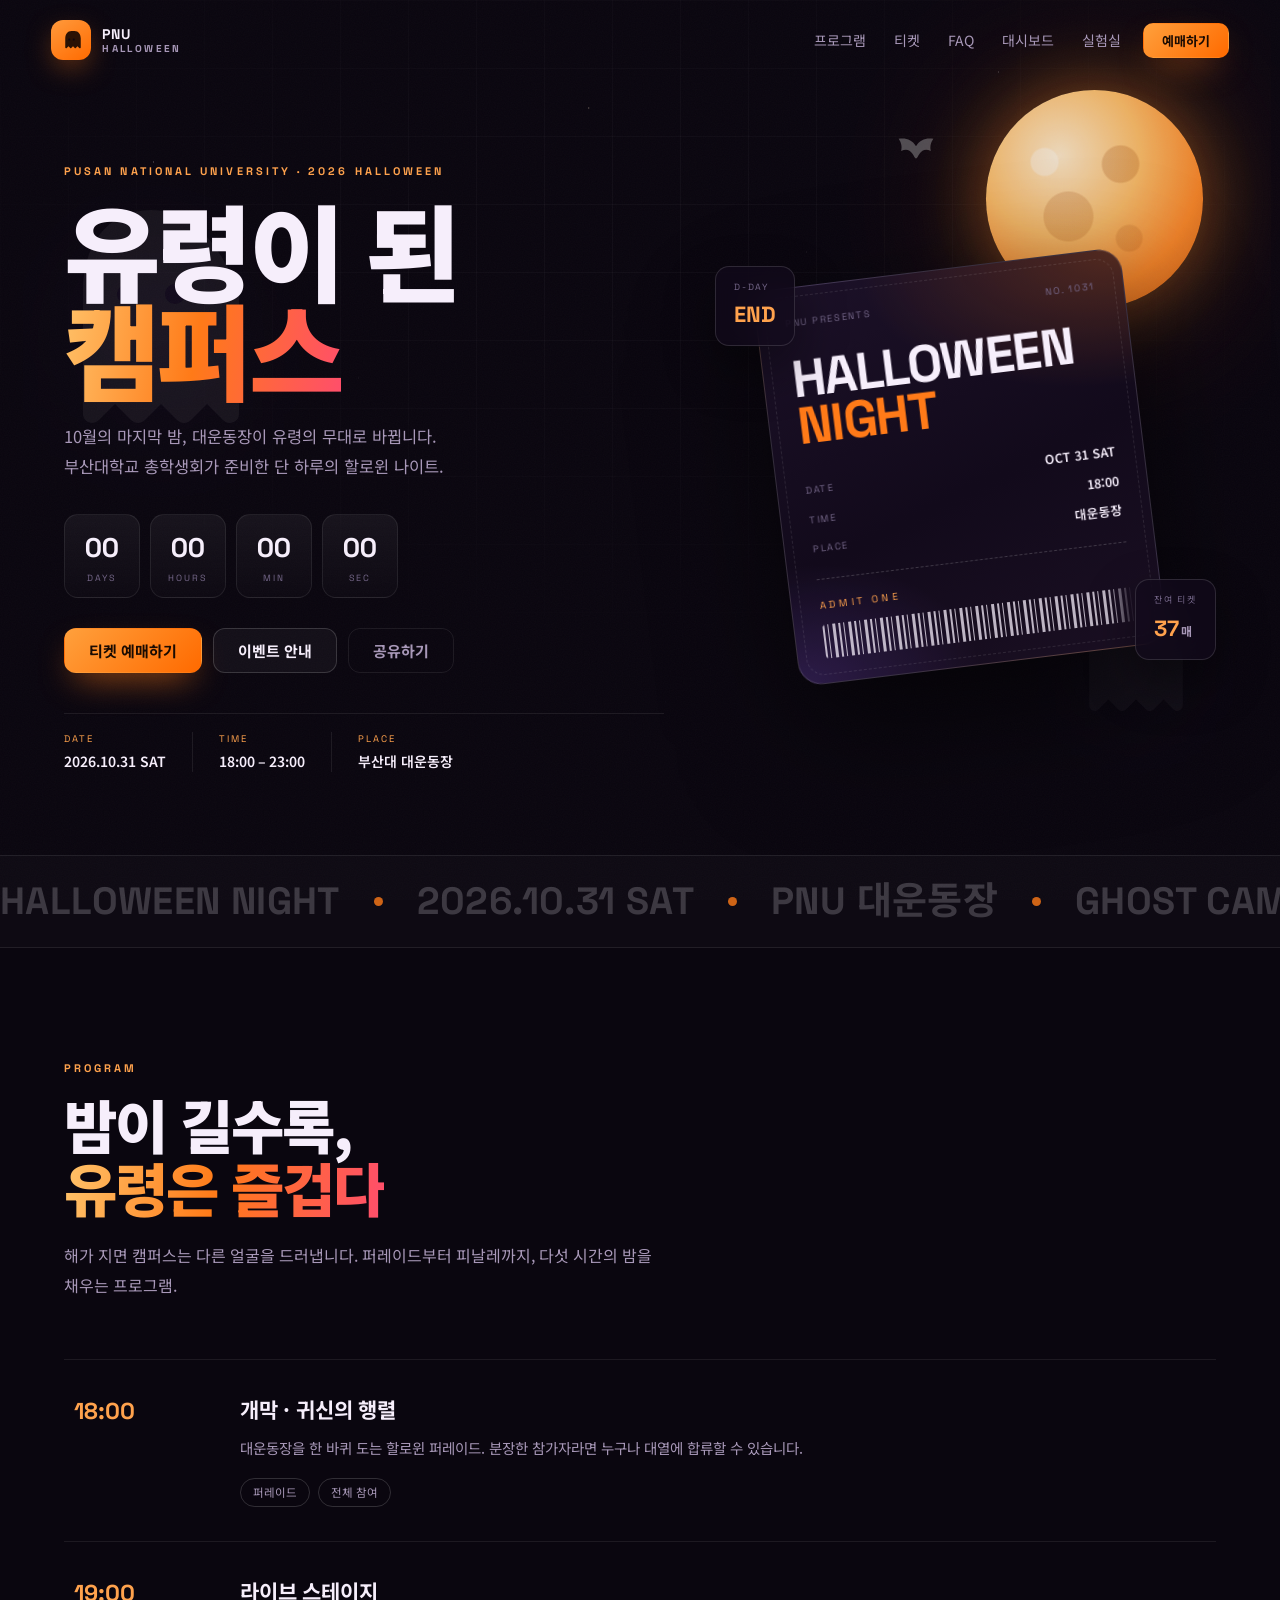
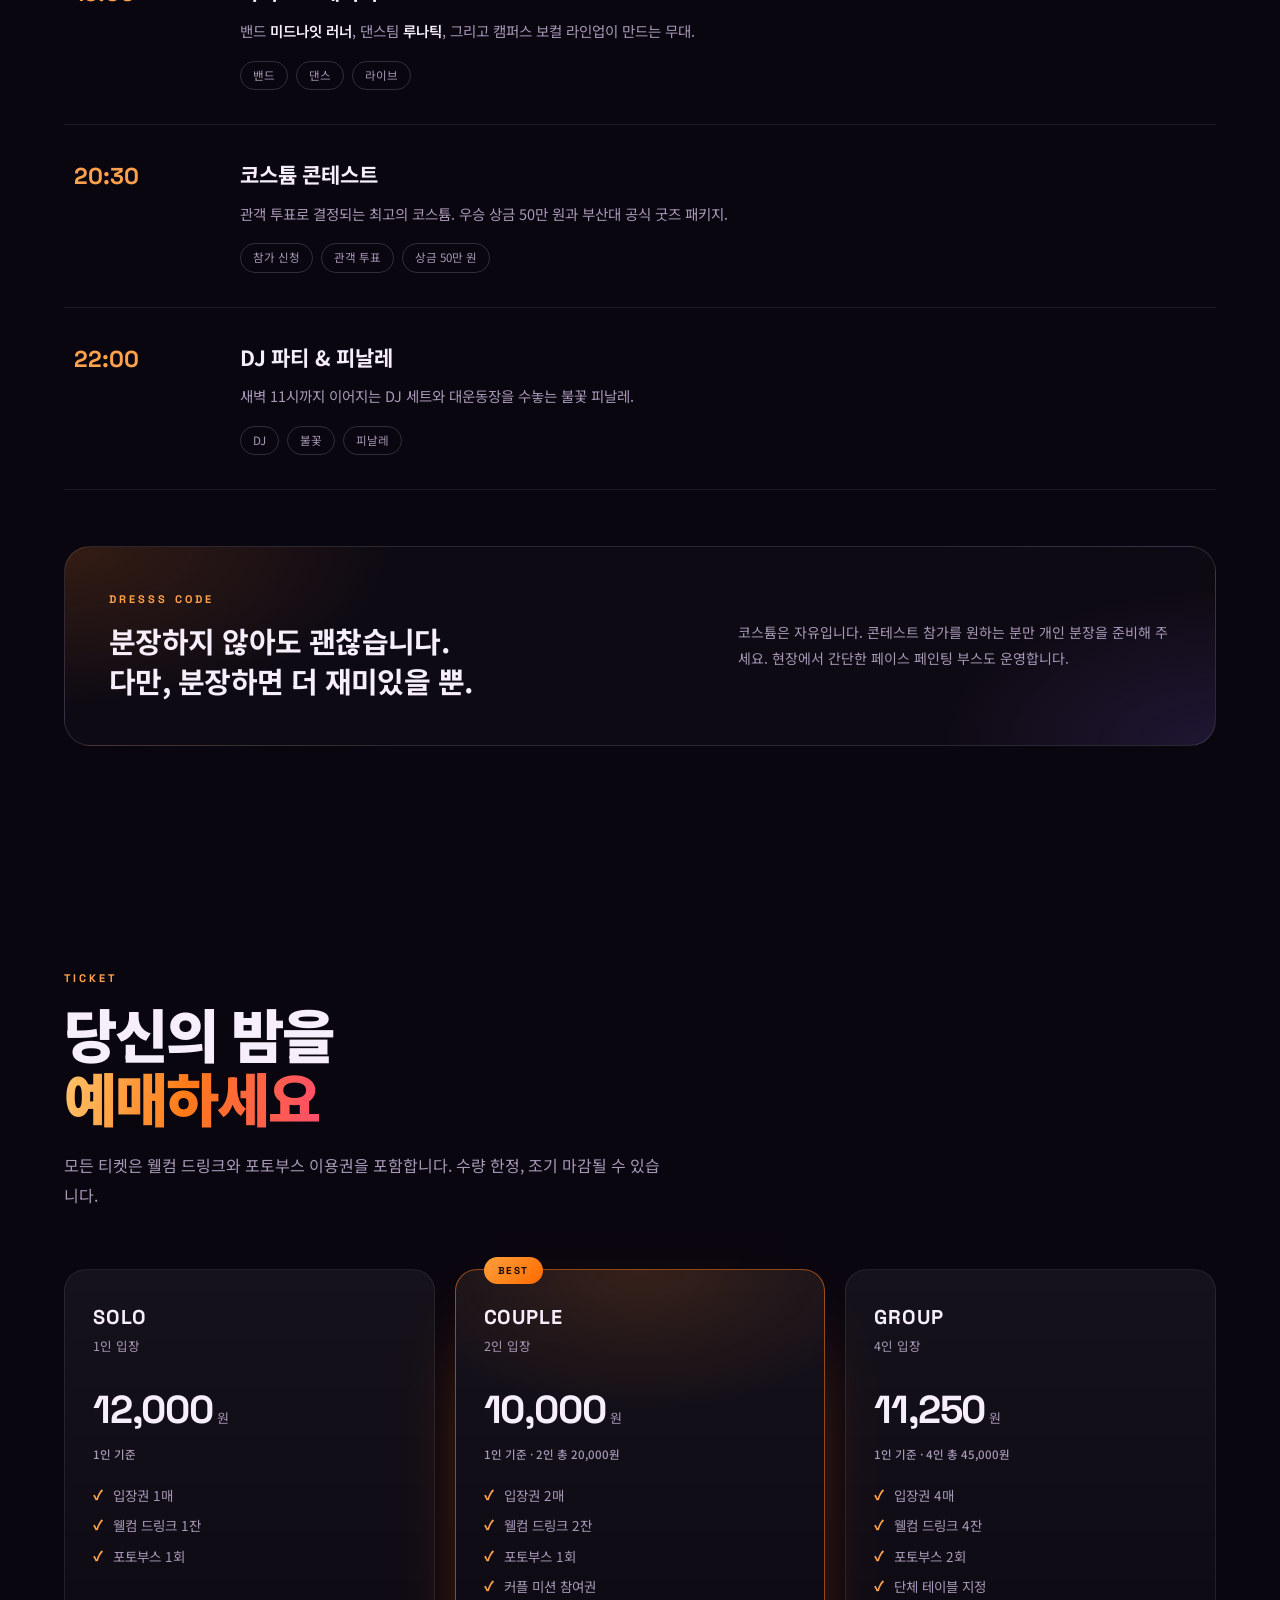
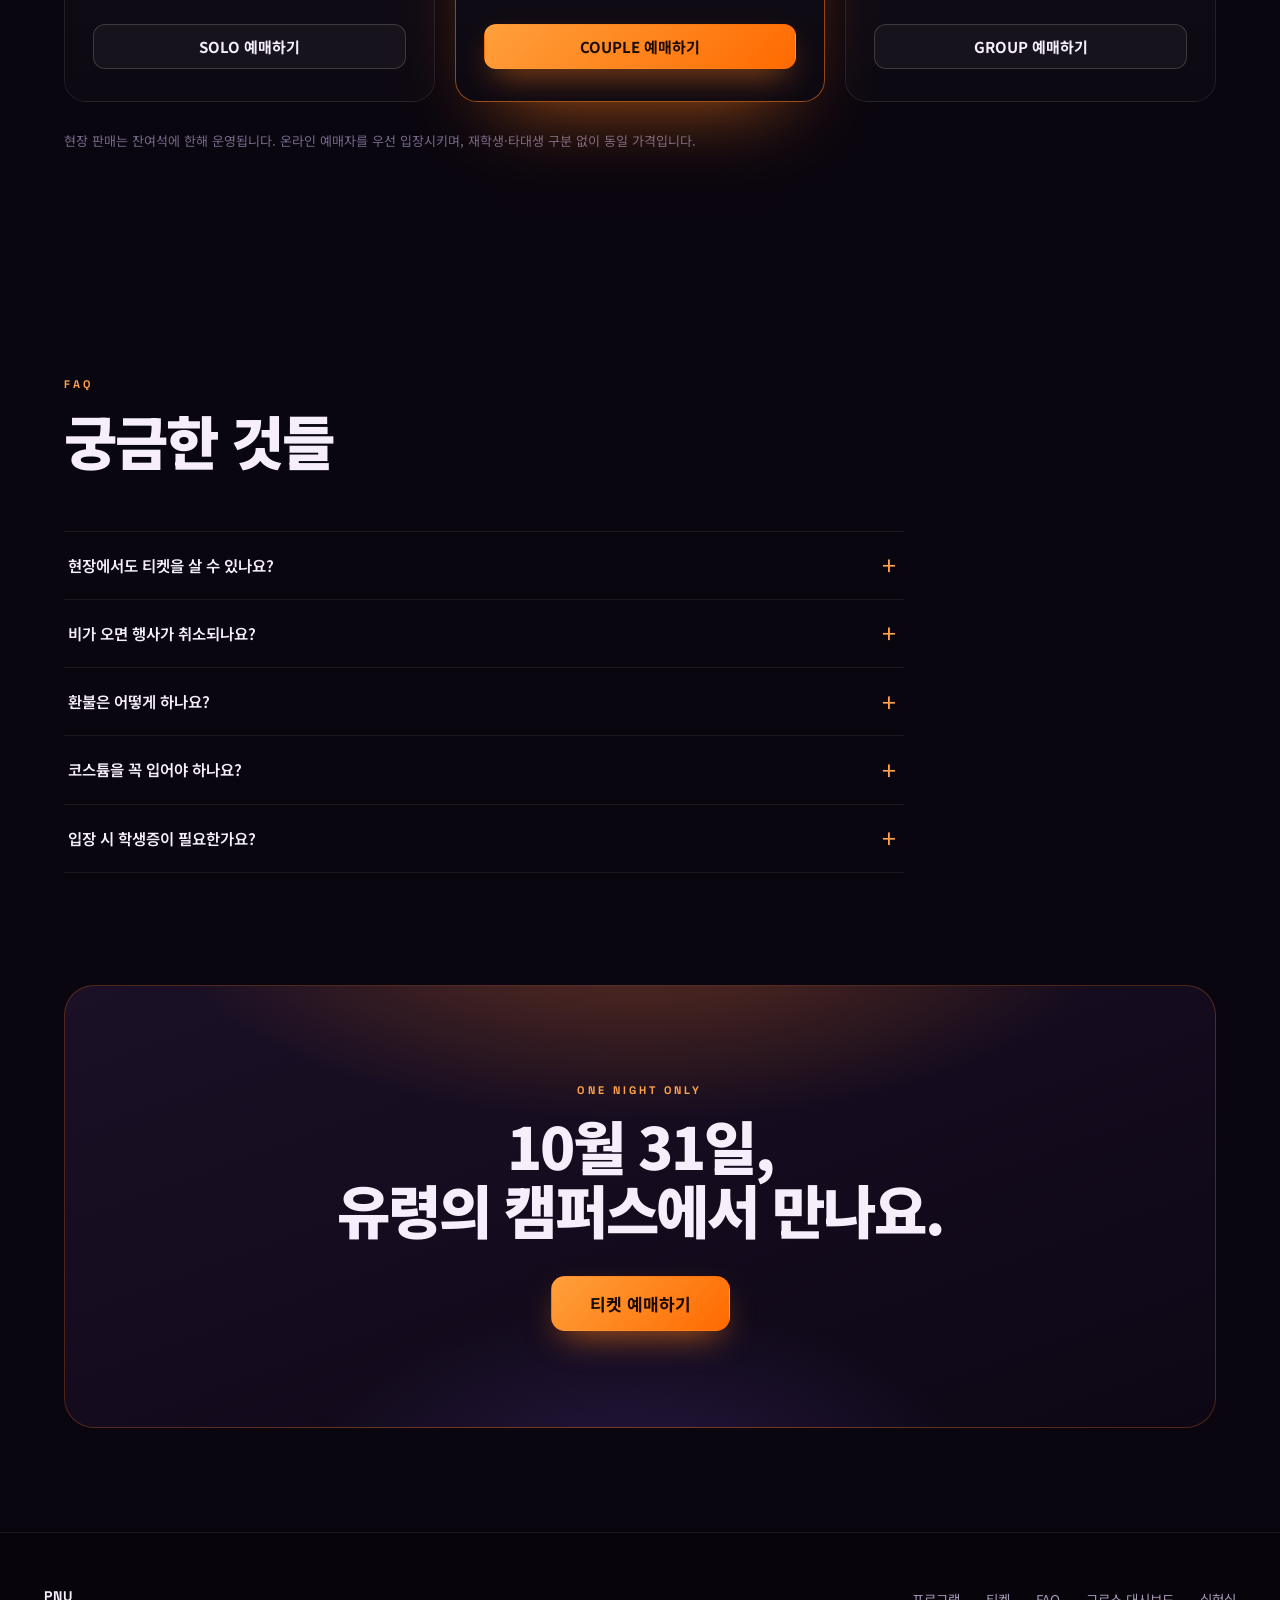
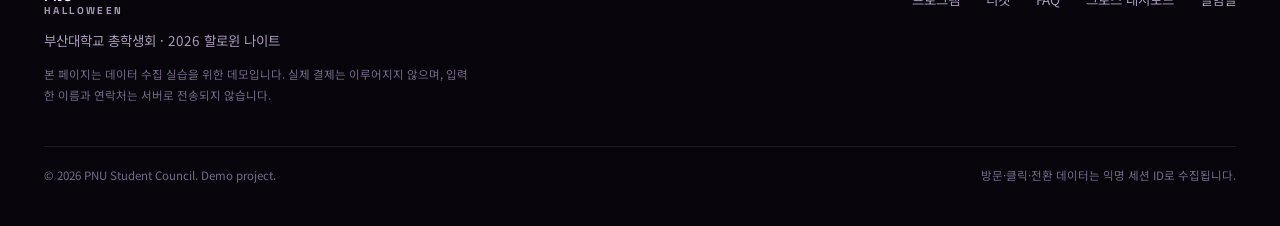
<file: index.html>
<!doctype html>
<html lang="ko">
<head>
  <meta charset="utf-8">
  <meta name="viewport" content="width=device-width, initial-scale=1">
  <title>유령이 된 캠퍼스 · 부산대학교 할로윈 나이트</title>
  <meta name="description" content="2026년 10월 31일, 부산대학교 대운동장. 부산대학교 총학생회가 준비한 단 하루의 할로윈 나이트. 티켓 예매하고 유령의 캠퍼스로 초대합니다.">
  <meta property="og:title" content="유령이 된 캠퍼스 · PNU 할로윈 나이트">
  <meta property="og:description" content="2026.10.31 SAT 18:00 · 부산대학교 대운동장">
  <meta property="og:type" content="website">
  <link rel="preconnect" href="https://fonts.googleapis.com">
  <link rel="preconnect" href="https://fonts.gstatic.com" crossorigin>
  <link href="https://fonts.googleapis.com/css2?family=Noto+Sans+KR:wght@400;500;700;900&family=Space+Grotesk:wght@500;700&display=swap" rel="stylesheet">
  <link rel="stylesheet" href="assets/styles.css">
  <link rel="icon" href="data:image/svg+xml,%3Csvg xmlns='http://www.w3.org/2000/svg' viewBox='0 0 100 100'%3E%3Crect width='100' height='100' rx='24' fill='%230b0710'/%3E%3Cpath d='M50 18c-14 0-22 11-22 26v32c0 3 3 4 5 2l6-6 6 6c1 1 3 1 4 0l6-6 6 6c1 1 3 1 4 0l6-6c2 2 5 1 5-2V44c0-15-8-26-26-26z' fill='%23ff7a18'/%3E%3Ccircle cx='42' cy='46' r='3.6' fill='%230b0710'/%3E%3Ccircle cx='58' cy='46' r='3.6' fill='%230b0710'/%3E%3C/svg%3E">
</head>
<body>
  <div class="fx" aria-hidden="true">
    <div class="moon"></div>
    <div class="stars"></div>
    <svg class="ghost ghost-a" viewBox="0 0 100 120"><path d="M50 6C28 6 16 24 16 46v62c0 4 5 6 8 3l8-8 8 8c2 2 5 2 7 0l8-8 8 8c2 2 5 2 7 0l8-8 8 8c3 3 8 1 8-3V46C84 24 72 6 50 6Z" fill="currentColor"/><circle cx="38" cy="48" r="5" fill="#120a1c"/><circle cx="62" cy="48" r="5" fill="#120a1c"/></svg>
    <svg class="ghost ghost-b" viewBox="0 0 100 120"><path d="M50 6C28 6 16 24 16 46v62c0 4 5 6 8 3l8-8 8 8c2 2 5 2 7 0l8-8 8 8c2 2 5 2 7 0l8-8 8 8c3 3 8 1 8-3V46C84 24 72 6 50 6Z" fill="currentColor"/><circle cx="38" cy="48" r="5" fill="#120a1c"/><circle cx="62" cy="48" r="5" fill="#120a1c"/></svg>
    <svg class="bat bat-a" viewBox="0 0 100 40"><path d="M50 18c-6-10-16-14-28-12 4 6 6 12 4 20 8-4 14-2 18 4 3 4 4 8 6 8s3-4 6-8c4-6 10-8 18-4-2-8 0-14 4-20-12-2-22 2-28 12Z" fill="currentColor"/></svg>
    <svg class="bat bat-b" viewBox="0 0 100 40"><path d="M50 18c-6-10-16-14-28-12 4 6 6 12 4 20 8-4 14-2 18 4 3 4 4 8 6 8s3-4 6-8c4-6 10-8 18-4-2-8 0-14 4-20-12-2-22 2-28 12Z" fill="currentColor"/></svg>
    <div class="grain"></div>
  </div>

  <header class="nav" id="nav">
    <a class="brand" href="#top" aria-label="부산대학교 할로윈 나이트">
      <span class="brand-mark" aria-hidden="true">
        <svg viewBox="0 0 100 100"><path d="M50 12c-16 0-25 13-25 30v36c0 3 4 5 6 2l7-7 7 7c1 1 3 1 4 0l7-7 7 7c1 1 3 1 4 0l7-7 7 7c2 3 6 1 6-2V42c0-17-9-30-25-30z" fill="currentColor"/><circle cx="41" cy="46" r="4" fill="#0b0710"/><circle cx="59" cy="46" r="4" fill="#0b0710"/></svg>
      </span>
      <span class="brand-text">PNU<em>HALLOWEEN</em></span>
    </a>
    <nav class="nav-links" aria-label="주요 메뉴">
      <a href="#event_info">프로그램</a>
      <a href="#tickets">티켓</a>
      <a href="#faq">FAQ</a>
      <a href="dashboard.html">대시보드</a>
      <a href="lab.html">실험실</a>
    </nav>
    <a href="#tickets" class="btn btn-primary btn-sm" data-track="nav_cta" data-track-label="예매하기" data-track-section="nav">예매하기</a>
  </header>

  <main id="top">
    <section class="hero">
      <div class="hero-copy">
        <p class="eyebrow reveal">PUSAN NATIONAL UNIVERSITY · 2026 HALLOWEEN</p>
        <h1 class="reveal">유령이 된<br><span class="grad">캠퍼스</span></h1>
        <p class="hero-sub reveal">10월의 마지막 밤, 대운동장이 유령의 무대로 바뀝니다.<br>부산대학교 총학생회가 준비한 단 하루의 할로윈 나이트.</p>

        <div class="countdown reveal" id="countdown" aria-label="행사까지 남은 시간">
          <div class="cd-cell"><strong data-cd="days">00</strong><span>DAYS</span></div>
          <div class="cd-cell"><strong data-cd="hours">00</strong><span>HOURS</span></div>
          <div class="cd-cell"><strong data-cd="minutes">00</strong><span>MIN</span></div>
          <div class="cd-cell"><strong data-cd="seconds">00</strong><span>SEC</span></div>
        </div>

        <div class="hero-actions reveal">
          <a href="#tickets" class="btn btn-primary" data-track="hero_cta" data-track-label="티켓 예매하기" data-track-section="hero">티켓 예매하기</a>
          <a href="#event_info" class="btn btn-ghost" data-track="hero_detail" data-track-label="이벤트 안내" data-track-section="hero">이벤트 안내</a>
          <button type="button" class="btn btn-icon" id="share-btn" data-track="share" data-track-label="공유하기" data-track-section="hero">공유하기</button>
        </div>

        <ul class="hero-meta reveal">
          <li><span class="meta-k">DATE</span><span class="meta-v">2026.10.31 SAT</span></li>
          <li><span class="meta-k">TIME</span><span class="meta-v">18:00 – 23:00</span></li>
          <li><span class="meta-k">PLACE</span><span class="meta-v">부산대 대운동장</span></li>
        </ul>
      </div>

      <div class="hero-art reveal" aria-hidden="true">
        <div class="ticket-art">
          <div class="ticket-stub">
            <div class="stub-top">
              <span>PNU PRESENTS</span>
              <span>NO. 1031</span>
            </div>
            <div class="stub-title">HALLOWEEN<br><em>NIGHT</em></div>
            <div class="stub-rows">
              <div><span>DATE</span><strong>OCT 31 SAT</strong></div>
              <div><span>TIME</span><strong>18:00</strong></div>
              <div><span>PLACE</span><strong>대운동장</strong></div>
            </div>
            <div class="stub-bottom">
              <span>ADMIT ONE</span>
              <div class="stub-barcode"></div>
            </div>
          </div>
        </div>
        <div class="float-card float-a"><span>D-DAY</span><strong id="dday-value">D-1</strong></div>
        <div class="float-card float-b"><span>잔여 티켓</span><strong>37<em>매</em></strong></div>
      </div>
    </section>

    <div class="marquee" aria-hidden="true">
      <div class="marquee-track">
        <span>HALLOWEEN NIGHT</span><i></i><span>2026.10.31 SAT</span><i></i><span>PNU 대운동장</span><i></i><span>GHOST CAMPUS</span><i></i>
        <span>HALLOWEEN NIGHT</span><i></i><span>2026.10.31 SAT</span><i></i><span>PNU 대운동장</span><i></i><span>GHOST CAMPUS</span><i></i>
      </div>
    </div>

    <section class="section" id="event_info" data-section="event_info">
      <div class="section-head reveal">
        <p class="eyebrow">PROGRAM</p>
        <h2>밤이 길수록,<br><span class="grad">유령은 즐겁다</span></h2>
        <p class="section-desc">해가 지면 캠퍼스는 다른 얼굴을 드러냅니다. 퍼레이드부터 피날레까지, 다섯 시간의 밤을 채우는 프로그램.</p>
      </div>

      <div class="timeline">
        <article class="timeline-item reveal">
          <time>18:00</time>
          <div class="ti-body">
            <h3>개막 · 귀신의 행렬</h3>
            <p>대운동장을 한 바퀴 도는 할로윈 퍼레이드. 분장한 참가자라면 누구나 대열에 합류할 수 있습니다.</p>
            <div class="tag-row"><span>퍼레이드</span><span>전체 참여</span></div>
          </div>
        </article>
        <article class="timeline-item reveal">
          <time>19:00</time>
          <div class="ti-body">
            <h3>라이브 스테이지</h3>
            <p>밴드 <strong>미드나잇 러너</strong>, 댄스팀 <strong>루나틱</strong>, 그리고 캠퍼스 보컬 라인업이 만드는 무대.</p>
            <div class="tag-row"><span>밴드</span><span>댄스</span><span>라이브</span></div>
          </div>
        </article>
        <article class="timeline-item reveal">
          <time>20:30</time>
          <div class="ti-body">
            <h3>코스튬 콘테스트</h3>
            <p>관객 투표로 결정되는 최고의 코스튬. 우승 상금 50만 원과 부산대 공식 굿즈 패키지.</p>
            <div class="tag-row"><span>참가 신청</span><span>관객 투표</span><span>상금 50만 원</span></div>
          </div>
        </article>
        <article class="timeline-item reveal">
          <time>22:00</time>
          <div class="ti-body">
            <h3>DJ 파티 &amp; 피날레</h3>
            <p>새벽 11시까지 이어지는 DJ 세트와 대운동장을 수놓는 불꽃 피날레.</p>
            <div class="tag-row"><span>DJ</span><span>불꽃</span><span>피날레</span></div>
          </div>
        </article>
      </div>

      <aside class="highlight reveal">
        <div>
          <p class="eyebrow">DRESSS CODE</p>
          <h3>분장하지 않아도 괜찮습니다.<br>다만, 분장하면 더 재미있을 뿐.</h3>
        </div>
        <p>코스튬은 자유입니다. 콘테스트 참가를 원하는 분만 개인 분장을 준비해 주세요. 현장에서 간단한 페이스 페인팅 부스도 운영합니다.</p>
      </aside>
    </section>

    <section class="section" id="tickets" data-section="tickets">
      <div class="section-head reveal">
        <p class="eyebrow">TICKET</p>
        <h2>당신의 밤을<br><span class="grad">예매하세요</span></h2>
        <p class="section-desc">모든 티켓은 웰컴 드링크와 포토부스 이용권을 포함합니다. 수량 한정, 조기 마감될 수 있습니다.</p>
      </div>

      <div class="ticket-grid">
        <article class="ticket-card reveal">
          <div class="tc-head">
            <span class="tc-type">SOLO</span>
            <span class="tc-note">1인 입장</span>
          </div>
          <div class="tc-price tc-price-total"><strong>12,000</strong><span>원</span></div>
          <div class="tc-price tc-price-per"><strong>12,000</strong><span>원</span><em>1인 기준</em></div>
          <ul class="tc-list">
            <li>입장권 1매</li>
            <li>웰컴 드링크 1잔</li>
            <li>포토부스 1회</li>
          </ul>
          <button type="button" class="btn btn-ghost tc-btn" data-open-checkout="solo" data-track="ticket_solo" data-track-label="SOLO 티켓 선택" data-track-section="tickets">SOLO 예매하기</button>
        </article>

        <article class="ticket-card is-featured reveal">
          <span class="tc-flag">BEST</span>
          <div class="tc-head">
            <span class="tc-type">COUPLE</span>
            <span class="tc-note">2인 입장</span>
          </div>
          <div class="tc-price tc-price-total"><strong>20,000</strong><span>원</span></div>
          <div class="tc-price tc-price-per"><strong>10,000</strong><span>원</span><em>1인 기준 · 2인 총 20,000원</em></div>
          <ul class="tc-list">
            <li>입장권 2매</li>
            <li>웰컴 드링크 2잔</li>
            <li>포토부스 1회</li>
            <li>커플 미션 참여권</li>
          </ul>
          <button type="button" class="btn btn-primary tc-btn" data-open-checkout="couple" data-track="ticket_couple" data-track-label="COUPLE 티켓 선택" data-track-section="tickets">COUPLE 예매하기</button>
        </article>

        <article class="ticket-card reveal">
          <div class="tc-head">
            <span class="tc-type">GROUP</span>
            <span class="tc-note">4인 입장</span>
          </div>
          <div class="tc-price tc-price-total"><strong>45,000</strong><span>원</span></div>
          <div class="tc-price tc-price-per"><strong>11,250</strong><span>원</span><em>1인 기준 · 4인 총 45,000원</em></div>
          <ul class="tc-list">
            <li>입장권 4매</li>
            <li>웰컴 드링크 4잔</li>
            <li>포토부스 2회</li>
            <li>단체 테이블 지정</li>
          </ul>
          <button type="button" class="btn btn-ghost tc-btn" data-open-checkout="group" data-track="ticket_group" data-track-label="GROUP 티켓 선택" data-track-section="tickets">GROUP 예매하기</button>
        </article>
      </div>

      <p class="ticket-foot reveal">현장 판매는 잔여석에 한해 운영됩니다. 온라인 예매자를 우선 입장시키며, 재학생·타대생 구분 없이 동일 가격입니다.</p>
    </section>

    <section class="section" id="faq" data-section="faq">
      <div class="section-head reveal">
        <p class="eyebrow">FAQ</p>
        <h2>궁금한 것들</h2>
      </div>
      <div class="faq-list reveal">
        <details>
          <summary>현장에서도 티켓을 살 수 있나요?</summary>
          <p>네, 잔여석에 한해 현장 판매를 운영합니다. 다만 온라인 예매자를 우선 입장시키므로 조기 마감될 수 있습니다.</p>
        </details>
        <details>
          <summary>비가 오면 행사가 취소되나요?</summary>
          <p>우천 시 부산대학교 체육관으로 장소를 변경해 정상 진행합니다. 당일 오후 3시까지 인스타그램과 본 페이지에 공지합니다.</p>
        </details>
        <details>
          <summary>환불은 어떻게 하나요?</summary>
          <p>행사 3일 전(10월 28일)까지 100% 환불 가능하며, 이후에는 환불이 어렵습니다. 주문번호를 지참해 총학생회로 문의해 주세요.</p>
        </details>
        <details>
          <summary>코스튬을 꼭 입어야 하나요?</summary>
          <p>아니요. 편한 복장으로 오셔도 충분히 즐길 수 있습니다. 코스튬 콘테스트 참가자만 개인 분장을 준비해 주세요.</p>
        </details>
        <details>
          <summary>입장 시 학생증이 필요한가요?</summary>
          <p>본인 확인을 위해 신분증을 지참해 주세요. 부산대 재학생 여부와 관계없이 모든 참가자가 입장 가능합니다.</p>
        </details>
      </div>
    </section>

    <section class="cta-band reveal">
      <div class="cta-inner">
        <p class="eyebrow">ONE NIGHT ONLY</p>
        <h2>10월 31일,<br>유령의 캠퍼스에서 만나요.</h2>
        <a href="#tickets" class="btn btn-primary btn-lg" data-track="final_cta" data-track-label="마지막 CTA 예매하기" data-track-section="cta_band">티켓 예매하기</a>
      </div>
    </section>
  </main>

  <footer class="footer">
    <div class="footer-main">
      <div class="footer-brand">
        <span class="brand-text">PNU<em>HALLOWEEN</em></span>
        <p>부산대학교 총학생회 · 2026 할로윈 나이트</p>
        <p class="footer-small">본 페이지는 데이터 수집 실습을 위한 데모입니다. 실제 결제는 이루어지지 않으며, 입력한 이름과 연락처는 서버로 전송되지 않습니다.</p>
      </div>
      <div class="footer-links">
        <a href="#event_info">프로그램</a>
        <a href="#tickets">티켓</a>
        <a href="#faq">FAQ</a>
        <a href="dashboard.html" data-track="dashboard_link" data-track-label="그로스 대시보드" data-track-section="footer">그로스 대시보드</a>
        <a href="lab.html" data-track="lab_link" data-track-label="실험실" data-track-section="footer">실험실</a>
      </div>
    </div>
    <div class="footer-bottom">
      <span>© 2026 PNU Student Council. Demo project.</span>
      <span>방문·클릭·전환 데이터는 익명 세션 ID로 수집됩니다.</span>
    </div>
  </footer>

  <a href="#tickets" class="sticky-cta" data-track="sticky_cta" data-track-label="모바일 하단 예매하기" data-track-section="sticky">
    <span>티켓 예매하기</span>
    <strong>12,000원부터</strong>
  </a>

  <div class="modal" id="checkout-modal" hidden>
    <div class="modal-backdrop" data-close-modal></div>
    <div class="modal-card" role="dialog" aria-modal="true" aria-labelledby="checkout-title">
      <button type="button" class="modal-close" data-close-modal aria-label="닫기">×</button>

      <div class="checkout-step" id="checkout-form-step">
        <p class="eyebrow">CHECKOUT</p>
        <h2 id="checkout-title">예매를 마무리해 주세요</h2>

        <div class="selected-ticket" id="selected-ticket">
          <div>
            <span class="st-type" id="sel-type">SOLO</span>
            <span class="st-note" id="sel-note">1인 입장</span>
          </div>
          <strong id="sel-price">12,000원</strong>
        </div>

        <div class="qty-row">
          <span>수량</span>
          <div class="qty-control">
            <button type="button" data-qty="-1" aria-label="수량 줄이기">−</button>
            <strong id="qty-value">1</strong>
            <button type="button" data-qty="1" aria-label="수량 늘리기">+</button>
          </div>
        </div>

        <div class="total-row">
          <span>결제 금액</span>
          <strong id="total-amount">12,000원</strong>
        </div>

        <form id="checkout-form">
          <label class="field">
            <span>이름</span>
            <input type="text" name="name" maxlength="20" placeholder="홍길동" required>
          </label>
          <label class="field">
            <span>연락처</span>
            <input type="tel" name="phone" maxlength="13" placeholder="010-0000-0000" pattern="[0-9\-]{9,13}" required>
          </label>
          <label class="agree">
            <input type="checkbox" name="agree" required>
            <span>예매 유의사항과 개인정보 처리 방침에 동의합니다.</span>
          </label>
          <p class="demo-note">데모 페이지입니다. 이름과 연락처는 서버로 전송되지 않으며, 실제 결제도 이루어지지 않습니다.</p>
          <button type="submit" class="btn btn-primary btn-block" id="checkout-submit">결제하고 예매 완료</button>
        </form>
      </div>

      <div class="checkout-success" id="checkout-success" hidden>
        <div class="success-badge" aria-hidden="true">✓</div>
        <h2>예매가 완료되었습니다</h2>
        <p class="success-sub">10월 31일, 유령의 캠퍼스에서 만나요.</p>
        <dl class="success-details">
          <div><dt>주문번호</dt><dd id="order-id">-</dd></div>
          <div><dt>티켓</dt><dd id="order-ticket">-</dd></div>
          <div><dt>결제 금액</dt><dd id="order-amount">-</dd></div>
        </dl>
        <button type="button" class="btn btn-primary btn-block" data-close-modal>확인</button>
      </div>
    </div>
  </div>

  <script src="assets/config.js"></script>
  <script src="assets/supabase.js"></script>
  <script src="assets/tracker.js"></script>
  <script src="assets/app.js"></script>
</body>
</html>
</file>
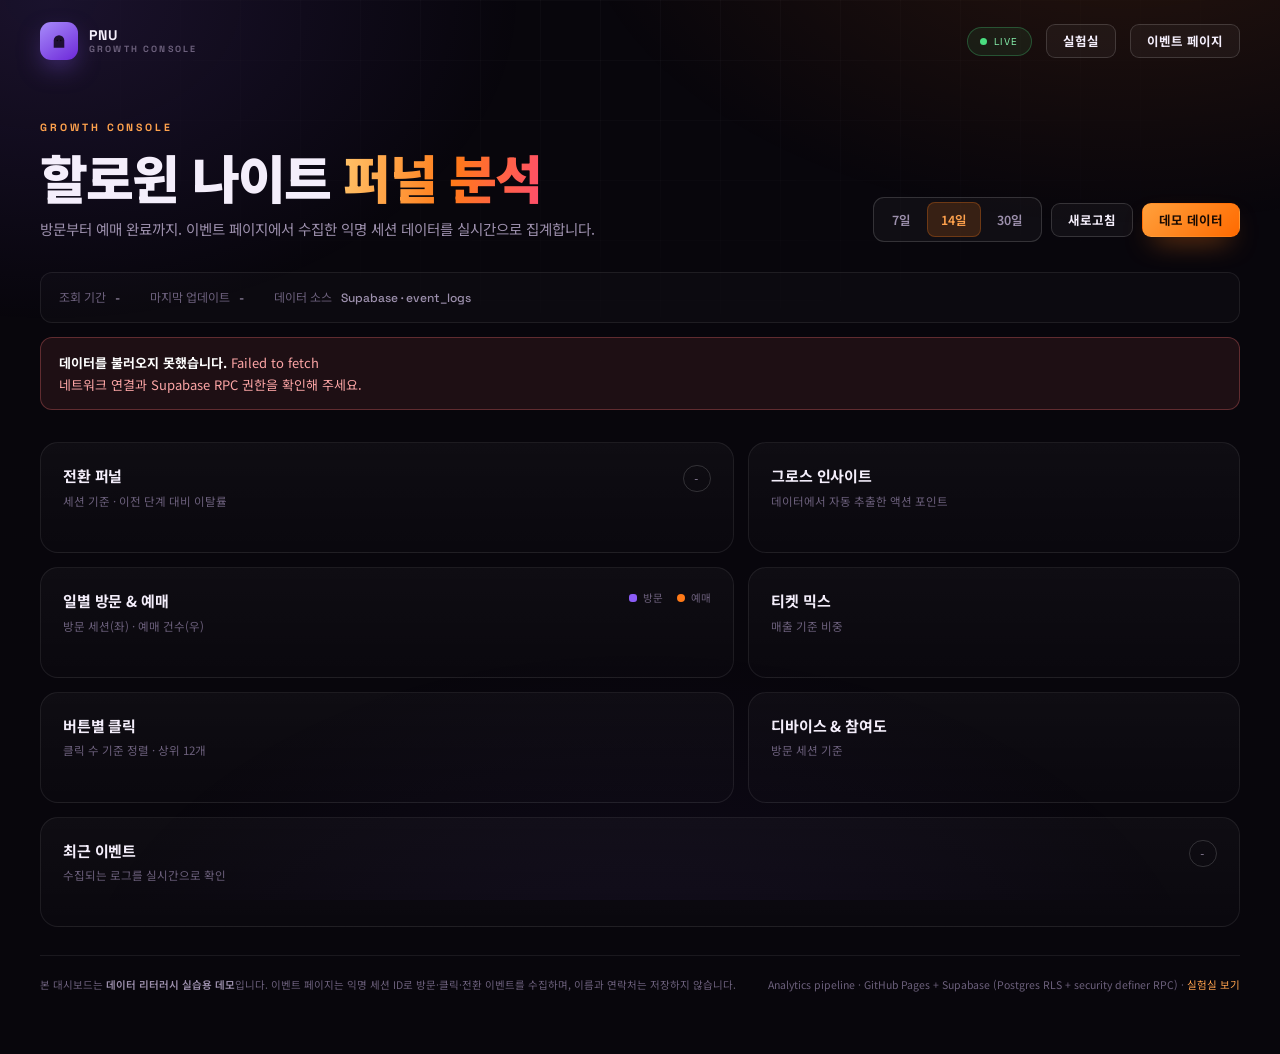
<file: dashboard.html>
<!doctype html>
<html lang="ko">
<head>
  <meta charset="utf-8">
  <meta name="viewport" content="width=device-width, initial-scale=1">
  <title>Growth Console · PNU 할로윈 나이트</title>
  <meta name="description" content="부산대학교 할로윈 나이트 이벤트 페이지의 퍼널·클릭·구매 전환 그로스 대시보드">
  <link rel="preconnect" href="https://fonts.googleapis.com">
  <link rel="preconnect" href="https://fonts.gstatic.com" crossorigin>
  <link href="https://fonts.googleapis.com/css2?family=Noto+Sans+KR:wght@400;500;700;900&family=Space+Grotesk:wght@500;700&display=swap" rel="stylesheet">
  <link rel="stylesheet" href="assets/dashboard.css">
  <link rel="icon" href="data:image/svg+xml,%3Csvg xmlns='http://www.w3.org/2000/svg' viewBox='0 0 100 100'%3E%3Crect width='100' height='100' rx='24' fill='%230b0710'/%3E%3Cpath d='M22 74h56V46H22z' fill='%238b5cf6'/%3E%3Crect x='30' y='30' width='8' height='24' rx='3' fill='%23ff7a18'/%3E%3Crect x='46' y='20' width='8' height='34' rx='3' fill='%23ff7a18'/%3E%3Crect x='62' y='38' width='8' height='16' rx='3' fill='%23ff7a18'/%3E%3C/svg%3E">
</head>
<body>
  <div class="dash-bg" aria-hidden="true"></div>

  <header class="dash-nav">
    <a class="dash-brand" href="index.html">
      <span class="dash-mark" aria-hidden="true">
        <svg viewBox="0 0 100 100"><path d="M28 78V48a22 22 0 0 1 44 0v30H28z" fill="currentColor" opacity=".9"/><circle cx="43" cy="48" r="3.4" fill="#0b0710"/><circle cx="57" cy="48" r="3.4" fill="#0b0710"/></svg>
      </span>
      <span class="dash-brand-text">PNU<em>GROWTH CONSOLE</em></span>
    </a>
    <div class="dash-nav-right">
      <span class="live-badge"><i></i> LIVE</span>
      <a href="lab.html" class="btn btn-ghost btn-sm">실험실</a>
      <a href="index.html" class="btn btn-ghost btn-sm">이벤트 페이지</a>
    </div>
  </header>

  <main class="dash">
    <section class="dash-head">
      <div class="dash-head-copy">
        <p class="eyebrow">GROWTH CONSOLE</p>
        <h1>할로윈 나이트 <span class="grad">퍼널 분석</span></h1>
        <p class="dash-sub">방문부터 예매 완료까지. 이벤트 페이지에서 수집한 익명 세션 데이터를 실시간으로 집계합니다.</p>
      </div>
      <div class="dash-actions">
        <div class="segmented" role="group" aria-label="조회 기간">
          <button type="button" data-period="7">7일</button>
          <button type="button" data-period="14" class="is-active">14일</button>
          <button type="button" data-period="30">30일</button>
        </div>
        <button type="button" class="btn btn-ghost btn-sm" id="refresh-btn">새로고침</button>
        <button type="button" class="btn btn-primary btn-sm" id="seed-btn">데모 데이터</button>
      </div>
    </section>

    <div class="meta-strip">
      <span>조회 기간 <strong id="range-label">-</strong></span>
      <span>마지막 업데이트 <strong id="updated-at">-</strong></span>
      <span>데이터 소스 <strong>Supabase · event_logs</strong></span>
    </div>

    <div class="error-banner" id="error-banner" hidden></div>
    <div class="notice-banner" id="notice-banner" hidden></div>

    <section class="kpi-grid" id="kpi-grid" aria-label="핵심 지표"></section>

    <section class="panel-grid">
      <article class="panel panel-funnel">
        <header class="panel-head">
          <div>
            <h2>전환 퍼널</h2>
            <p>세션 기준 · 이전 단계 대비 이탈률</p>
          </div>
          <span class="panel-chip" id="funnel-chip">-</span>
        </header>
        <div id="funnel" class="funnel"></div>
      </article>

      <article class="panel panel-insights">
        <header class="panel-head">
          <div>
            <h2>그로스 인사이트</h2>
            <p>데이터에서 자동 추출한 액션 포인트</p>
          </div>
        </header>
        <ul class="insights" id="insights"></ul>
      </article>

      <article class="panel panel-chart">
        <header class="panel-head">
          <div>
            <h2>일별 방문 &amp; 예매</h2>
            <p>방문 세션(좌) · 예매 건수(우)</p>
          </div>
          <div class="legend">
            <span><i class="dot dot-visit"></i>방문</span>
            <span><i class="dot dot-order"></i>예매</span>
          </div>
        </header>
        <div id="daily-chart" class="chart-wrap"></div>
      </article>

      <article class="panel panel-tickets">
        <header class="panel-head">
          <div>
            <h2>티켓 믹스</h2>
            <p>매출 기준 비중</p>
          </div>
        </header>
        <div id="ticket-mix" class="ticket-mix"></div>
      </article>

      <article class="panel panel-buttons">
        <header class="panel-head">
          <div>
            <h2>버튼별 클릭</h2>
            <p>클릭 수 기준 정렬 · 상위 12개</p>
          </div>
        </header>
        <div id="button-table" class="button-table"></div>
      </article>

      <article class="panel panel-devices">
        <header class="panel-head">
          <div>
            <h2>디바이스 &amp; 참여도</h2>
            <p>방문 세션 기준</p>
          </div>
        </header>
        <div id="devices" class="devices"></div>
      </article>

      <article class="panel panel-feed">
        <header class="panel-head">
          <div>
            <h2>최근 이벤트</h2>
            <p>수집되는 로그를 실시간으로 확인</p>
          </div>
          <span class="panel-chip" id="feed-count">-</span>
        </header>
        <div id="event-feed" class="event-feed"></div>
      </article>
    </section>

    <footer class="dash-foot">
      <p>본 대시보드는 <strong>데이터 리터러시 실습용 데모</strong>입니다. 이벤트 페이지는 익명 세션 ID로 방문·클릭·전환 이벤트를 수집하며, 이름과 연락처는 저장하지 않습니다.</p>
      <p>Analytics pipeline · GitHub Pages + Supabase (Postgres RLS + security definer RPC) · <a href="lab.html" style="color:var(--orange-soft)">실험실 보기</a></p>
    </footer>
  </main>

  <script src="assets/config.js"></script>
  <script src="assets/supabase.js"></script>
  <script src="assets/dashboard.js"></script>
</body>
</html>
</file>
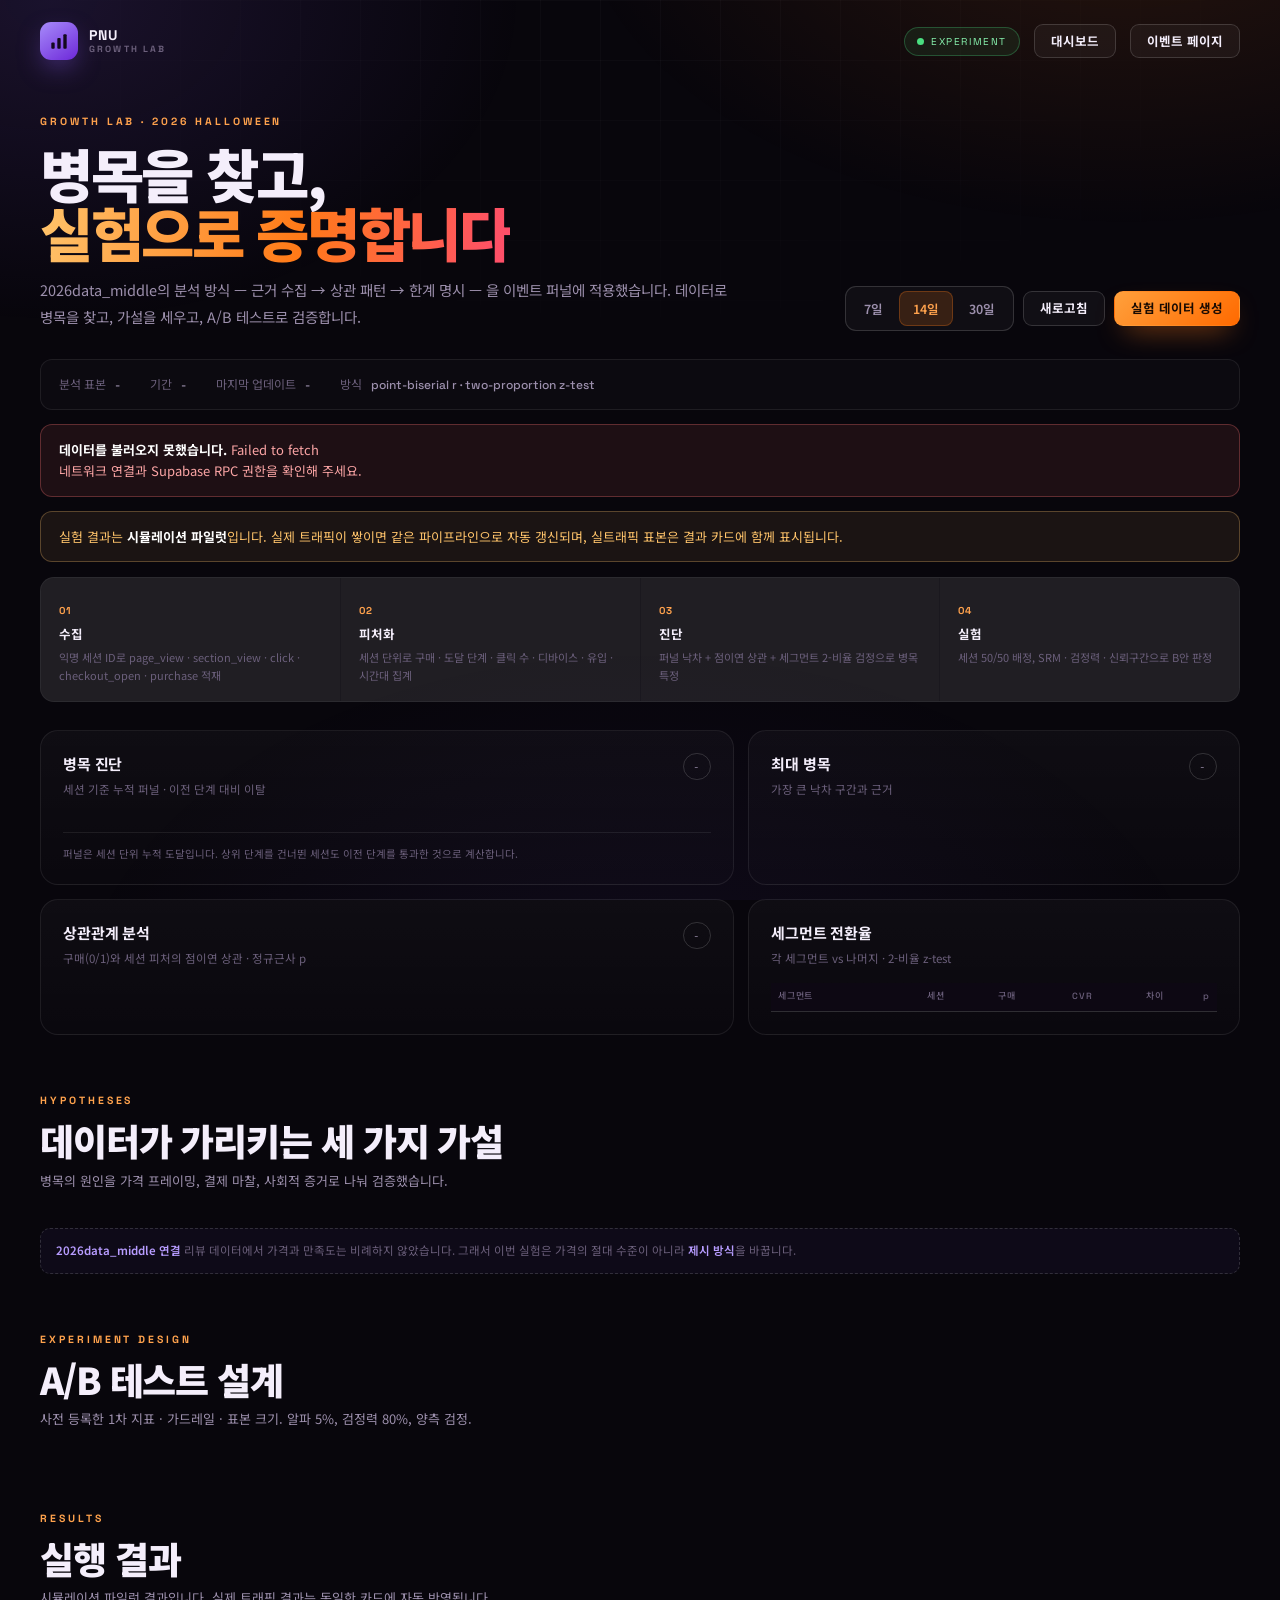
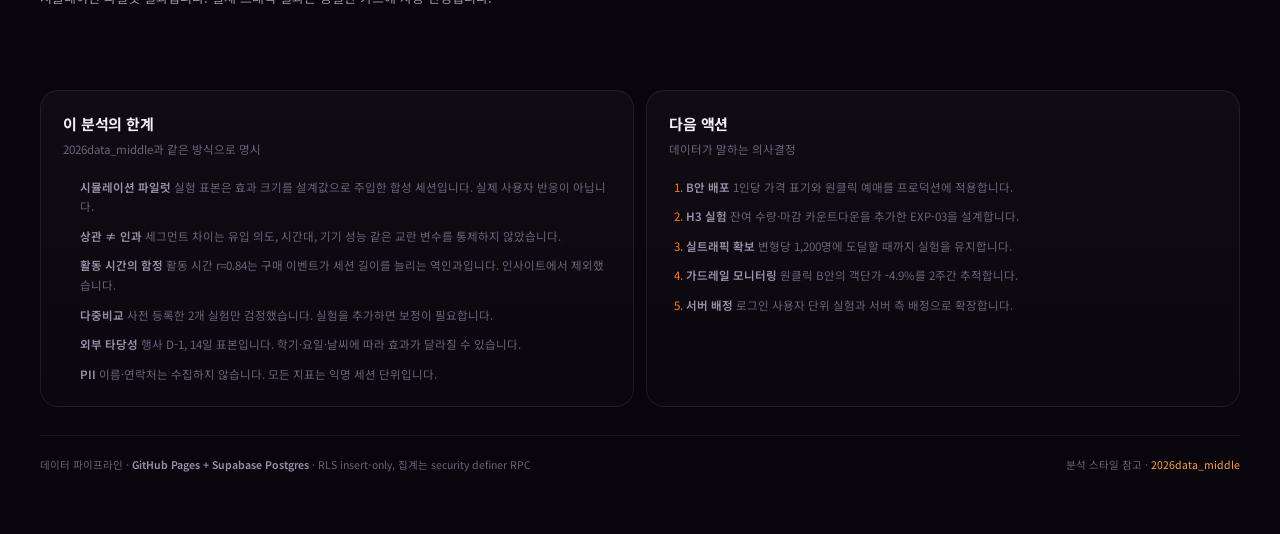
<file: lab.html>
<!doctype html>
<html lang="ko">
<head>
  <meta charset="utf-8">
  <meta name="viewport" content="width=device-width, initial-scale=1">
  <title>Growth Lab · PNU 할로윈 나이트</title>
  <meta name="description" content="퍼널 상관관계 분석, 병목 가설, A/B 테스트 설계와 통계 검정 결과">
  <link rel="preconnect" href="https://fonts.googleapis.com">
  <link rel="preconnect" href="https://fonts.gstatic.com" crossorigin>
  <link href="https://fonts.googleapis.com/css2?family=Noto+Sans+KR:wght@400;500;700;900&family=Space+Grotesk:wght@500;700&display=swap" rel="stylesheet">
  <link rel="stylesheet" href="assets/dashboard.css">
  <link rel="stylesheet" href="assets/lab.css">
  <link rel="icon" href="data:image/svg+xml,%3Csvg xmlns='http://www.w3.org/2000/svg' viewBox='0 0 100 100'%3E%3Crect width='100' height='100' rx='24' fill='%230b0710'/%3E%3Crect x='20' y='54' width='12' height='26' rx='3' fill='%238b5cf6'/%3E%3Crect x='44' y='38' width='12' height='42' rx='3' fill='%23ff7a18'/%3E%3Crect x='68' y='24' width='12' height='56' rx='3' fill='%234ade80'/%3E%3C/svg%3E">
</head>
<body>
  <div class="dash-bg" aria-hidden="true"></div>

  <header class="dash-nav">
    <a class="dash-brand" href="index.html">
      <span class="dash-mark" aria-hidden="true">
        <svg viewBox="0 0 100 100"><rect x="18" y="56" width="14" height="26" rx="4" fill="currentColor"/><rect x="43" y="38" width="14" height="44" rx="4" fill="currentColor"/><rect x="68" y="22" width="14" height="60" rx="4" fill="currentColor"/></svg>
      </span>
      <span class="dash-brand-text">PNU<em>GROWTH LAB</em></span>
    </a>
    <div class="dash-nav-right">
      <span class="live-badge"><i></i> EXPERIMENT</span>
      <a href="dashboard.html" class="btn btn-ghost btn-sm">대시보드</a>
      <a href="index.html" class="btn btn-ghost btn-sm">이벤트 페이지</a>
    </div>
  </header>

  <main class="dash lab">
    <section class="lab-hero">
      <div class="lab-hero-copy">
        <p class="eyebrow">GROWTH LAB · 2026 HALLOWEEN</p>
        <h1>병목을 찾고,<br><span class="grad">실험으로 증명합니다</span></h1>
        <p class="lab-sub">2026data_middle의 분석 방식 — 근거 수집 → 상관 패턴 → 한계 명시 — 을 이벤트 퍼널에 적용했습니다. 데이터로 병목을 찾고, 가설을 세우고, A/B 테스트로 검증합니다.</p>
      </div>
      <div class="lab-actions">
        <div class="segmented" role="group" aria-label="분석 기간">
          <button type="button" data-period="7">7일</button>
          <button type="button" data-period="14" class="is-active">14일</button>
          <button type="button" data-period="30">30일</button>
        </div>
        <button type="button" class="btn btn-ghost btn-sm" id="refresh-btn">새로고침</button>
        <button type="button" class="btn btn-primary btn-sm" id="seed-btn">실험 데이터 생성</button>
      </div>
    </section>

    <div class="meta-strip">
      <span>분석 표본 <strong id="sample-label">-</strong></span>
      <span>기간 <strong id="range-label">-</strong></span>
      <span>마지막 업데이트 <strong id="updated-at">-</strong></span>
      <span>방식 <strong>point-biserial r · two-proportion z-test</strong></span>
    </div>

    <div class="error-banner" id="error-banner" hidden></div>
    <div class="notice-banner" id="notice-banner">
      실험 결과는 <strong>시뮬레이션 파일럿</strong>입니다. 실제 트래픽이 쌓이면 같은 파이프라인으로 자동 갱신되며, 실트래픽 표본은 결과 카드에 함께 표시됩니다.
    </div>

    <section class="method-strip">
      <div class="method-step"><span>01</span><strong>수집</strong><p>익명 세션 ID로 page_view · section_view · click · checkout_open · purchase 적재</p></div>
      <div class="method-step"><span>02</span><strong>피처화</strong><p>세션 단위로 구매 · 도달 단계 · 클릭 수 · 디바이스 · 유입 · 시간대 집계</p></div>
      <div class="method-step"><span>03</span><strong>진단</strong><p>퍼널 낙차 + 점이연 상관 + 세그먼트 2-비율 검정으로 병목 특정</p></div>
      <div class="method-step"><span>04</span><strong>실험</strong><p>세션 50/50 배정, SRM · 검정력 · 신뢰구간으로 B안 판정</p></div>
    </section>

    <section class="kpi-grid lab-kpi" id="lab-kpis" aria-label="분석 요약"></section>

    <section class="lab-grid">
      <article class="panel lab-funnel-panel">
        <header class="panel-head">
          <div>
            <h2>병목 진단</h2>
            <p>세션 기준 누적 퍼널 · 이전 단계 대비 이탈</p>
          </div>
          <span class="panel-chip" id="funnel-chip">-</span>
        </header>
        <div id="lab-funnel" class="funnel"></div>
        <p class="panel-note">퍼널은 세션 단위 누적 도달입니다. 상위 단계를 건너뛴 세션도 이전 단계를 통과한 것으로 계산합니다.</p>
      </article>

      <article class="panel lab-bottleneck-panel">
        <header class="panel-head">
          <div>
            <h2>최대 병목</h2>
            <p>가장 큰 낙차 구간과 근거</p>
          </div>
          <span class="panel-chip" id="bottleneck-chip">-</span>
        </header>
        <div id="bottleneck"></div>
      </article>

      <article class="panel lab-corr-panel">
        <header class="panel-head">
          <div>
            <h2>상관관계 분석</h2>
            <p>구매(0/1)와 세션 피처의 점이연 상관 · 정규근사 p</p>
          </div>
          <span class="panel-chip" id="corr-n">-</span>
        </header>
        <div class="corr-grid" id="correlations"></div>
        <div class="corr-trap" id="corr-trap" hidden></div>
      </article>

      <article class="panel lab-seg-panel">
        <header class="panel-head">
          <div>
            <h2>세그먼트 전환율</h2>
            <p>각 세그먼트 vs 나머지 · 2-비율 z-test</p>
          </div>
        </header>
        <div class="seg-table-wrap">
          <table class="seg-table">
            <thead>
              <tr><th>세그먼트</th><th>세션</th><th>구매</th><th>CVR</th><th>차이</th><th>p</th></tr>
            </thead>
            <tbody id="segment-body"></tbody>
          </table>
        </div>
      </article>
    </section>

    <section class="lab-section" id="hypotheses">
      <div class="lab-section-head">
        <p class="eyebrow">HYPOTHESES</p>
        <h2>데이터가 가리키는 세 가지 가설</h2>
        <p>병목의 원인을 가격 프레이밍, 결제 마찰, 사회적 증거로 나눠 검증했습니다.</p>
      </div>
      <div class="hypo-grid" id="hypo-grid"></div>
      <p class="ref-note"><strong>2026data_middle 연결</strong> 리뷰 데이터에서 가격과 만족도는 비례하지 않았습니다. 그래서 이번 실험은 가격의 절대 수준이 아니라 <strong>제시 방식</strong>을 바꿉니다.</p>
    </section>

    <section class="lab-section">
      <div class="lab-section-head">
        <p class="eyebrow">EXPERIMENT DESIGN</p>
        <h2>A/B 테스트 설계</h2>
        <p>사전 등록한 1차 지표 · 가드레일 · 표본 크기. 알파 5%, 검정력 80%, 양측 검정.</p>
      </div>
      <div class="exp-grid" id="design-grid"></div>
    </section>

    <section class="lab-section">
      <div class="lab-section-head">
        <p class="eyebrow">RESULTS</p>
        <h2>실행 결과</h2>
        <p id="result-note">시뮬레이션 파일럿 결과입니다. 실제 트래픽 결과는 동일한 카드에 자동 반영됩니다.</p>
      </div>
      <div class="result-grid" id="result-grid"></div>
    </section>

    <section class="lab-section">
      <div class="limit-grid">
        <article class="panel">
          <header class="panel-head">
            <div>
              <h2>이 분석의 한계</h2>
              <p>2026data_middle과 같은 방식으로 명시</p>
            </div>
          </header>
          <ul class="limit-list">
            <li><strong>시뮬레이션 파일럿</strong> 실험 표본은 효과 크기를 설계값으로 주입한 합성 세션입니다. 실제 사용자 반응이 아닙니다.</li>
            <li><strong>상관 ≠ 인과</strong> 세그먼트 차이는 유입 의도, 시간대, 기기 성능 같은 교란 변수를 통제하지 않았습니다.</li>
            <li><strong>활동 시간의 함정</strong> 활동 시간 r=0.84는 구매 이벤트가 세션 길이를 늘리는 역인과입니다. 인사이트에서 제외했습니다.</li>
            <li><strong>다중비교</strong> 사전 등록한 2개 실험만 검정했습니다. 실험을 추가하면 보정이 필요합니다.</li>
            <li><strong>외부 타당성</strong> 행사 D-1, 14일 표본입니다. 학기·요일·날씨에 따라 효과가 달라질 수 있습니다.</li>
            <li><strong>PII</strong> 이름·연락처는 수집하지 않습니다. 모든 지표는 익명 세션 단위입니다.</li>
          </ul>
        </article>
        <article class="panel">
          <header class="panel-head">
            <div>
              <h2>다음 액션</h2>
              <p>데이터가 말하는 의사결정</p>
            </div>
          </header>
          <ol class="action-list">
            <li><strong>B안 배포</strong> 1인당 가격 표기와 원클릭 예매를 프로덕션에 적용합니다.</li>
            <li><strong>H3 실험</strong> 잔여 수량·마감 카운트다운을 추가한 EXP-03을 설계합니다.</li>
            <li><strong>실트래픽 확보</strong> 변형당 1,200명에 도달할 때까지 실험을 유지합니다.</li>
            <li><strong>가드레일 모니터링</strong> 원클릭 B안의 객단가 -4.9%를 2주간 추적합니다.</li>
            <li><strong>서버 배정</strong> 로그인 사용자 단위 실험과 서버 측 배정으로 확장합니다.</li>
          </ol>
        </article>
      </div>
    </section>

    <footer class="dash-foot">
      <p>데이터 파이프라인 · <strong>GitHub Pages + Supabase Postgres</strong> · RLS insert-only, 집계는 security definer RPC</p>
      <p>분석 스타일 참고 · <a href="https://github.com/hyeok9865/2026data_middle" target="_blank" rel="noopener" style="color:var(--orange-soft)">2026data_middle</a></p>
    </footer>
  </main>

  <script src="assets/config.js"></script>
  <script src="assets/supabase.js"></script>
  <script src="assets/lab.js"></script>
</body>
</html>
</file>
<file: assets/styles.css>
:root {
  --bg: #0a060f;
  --bg-2: #110a1a;
  --ink: #f6eefb;
  --muted: #a898b8;
  --dim: #76688a;
  --line: rgba(255, 255, 255, 0.08);
  --line-strong: rgba(255, 255, 255, 0.16);
  --orange: #ff7a18;
  --orange-soft: #ffa24d;
  --amber: #ffc46b;
  --purple: #8b5cf6;
  --purple-soft: #b79cff;
  --green: #4ade80;
  --panel: rgba(255, 255, 255, 0.032);
  --radius: 20px;
  --font: 'Noto Sans KR', system-ui, -apple-system, 'Segoe UI', sans-serif;
  --mono: 'Space Grotesk', 'Noto Sans KR', ui-monospace, monospace;
}

* { box-sizing: border-box; }

html { scroll-behavior: smooth; }

body {
  margin: 0;
  background: var(--bg);
  color: var(--ink);
  font-family: var(--font);
  line-height: 1.5;
  overflow-x: hidden;
  -webkit-font-smoothing: antialiased;
}

::selection { background: rgba(255, 122, 24, 0.35); color: #fff; }

::-webkit-scrollbar { width: 10px; }
::-webkit-scrollbar-track { background: var(--bg); }
::-webkit-scrollbar-thumb { background: #2a1c38; border-radius: 6px; border: 2px solid var(--bg); }

a { color: inherit; text-decoration: none; }

h1, h2, h3, p { margin: 0; }

button { font-family: inherit; }

/* ---------------------------------------------------------------- background */
.fx {
  position: fixed;
  inset: 0;
  z-index: 0;
  pointer-events: none;
  overflow: hidden;
}

.fx::before {
  content: '';
  position: absolute;
  inset: 0;
  background-image:
    linear-gradient(rgba(255, 255, 255, 0.028) 1px, transparent 1px),
    linear-gradient(90deg, rgba(255, 255, 255, 0.028) 1px, transparent 1px);
  background-size: 68px 68px;
  -webkit-mask-image: radial-gradient(ellipse 80% 65% at 50% 25%, #000 10%, transparent 72%);
  mask-image: radial-gradient(ellipse 80% 65% at 50% 25%, #000 10%, transparent 72%);
}

.moon {
  position: absolute;
  top: 90px;
  right: 6%;
  width: clamp(140px, 17vw, 230px);
  height: clamp(140px, 17vw, 230px);
  border-radius: 50%;
  background: radial-gradient(circle at 34% 30%, #ffe9c9 0%, #ffc06b 38%, #ff8a2a 68%, #c4550d 100%);
  box-shadow:
    0 0 70px rgba(255, 138, 42, 0.5),
    0 0 190px rgba(255, 122, 24, 0.22);
  opacity: 0.92;
}

.moon::before {
  content: '';
  position: absolute;
  inset: 0;
  border-radius: 50%;
  background:
    radial-gradient(circle at 62% 34%, rgba(160, 70, 10, 0.22) 0 9%, transparent 10%),
    radial-gradient(circle at 38% 58%, rgba(160, 70, 10, 0.18) 0 13%, transparent 14%),
    radial-gradient(circle at 66% 68%, rgba(160, 70, 10, 0.16) 0 6%, transparent 7%),
    radial-gradient(circle at 27% 33%, rgba(255, 255, 255, 0.35) 0 6%, transparent 7%);
}

.stars {
  position: absolute;
  inset: 0;
  background-image:
    radial-gradient(1.4px 1.4px at 12% 18%, rgba(255, 255, 255, 0.55), transparent 60%),
    radial-gradient(1px 1px at 28% 42%, rgba(255, 255, 255, 0.4), transparent 60%),
    radial-gradient(1.6px 1.6px at 46% 12%, rgba(255, 230, 200, 0.6), transparent 60%),
    radial-gradient(1px 1px at 63% 28%, rgba(255, 255, 255, 0.42), transparent 60%),
    radial-gradient(1.2px 1.2px at 78% 8%, rgba(255, 255, 255, 0.5), transparent 60%),
    radial-gradient(1px 1px at 88% 36%, rgba(255, 255, 255, 0.35), transparent 60%),
    radial-gradient(1.3px 1.3px at 8% 62%, rgba(255, 255, 255, 0.32), transparent 60%),
    radial-gradient(1px 1px at 72% 58%, rgba(255, 255, 255, 0.3), transparent 60%),
    radial-gradient(1.5px 1.5px at 52% 78%, rgba(255, 255, 255, 0.25), transparent 60%),
    radial-gradient(1px 1px at 34% 86%, rgba(255, 255, 255, 0.28), transparent 60%);
  -webkit-mask-image: linear-gradient(#000, transparent 88%);
  mask-image: linear-gradient(#000, transparent 88%);
}

.ghost {
  position: absolute;
  color: rgba(255, 255, 255, 0.055);
  filter: drop-shadow(0 24px 50px rgba(139, 92, 246, 0.35));
}

.ghost-a {
  width: 200px;
  top: 22%;
  left: 4%;
  animation: floaty 11s ease-in-out infinite;
}

.ghost-b {
  width: 120px;
  top: 64%;
  right: 7%;
  color: rgba(255, 255, 255, 0.04);
  animation: floaty 14s ease-in-out infinite reverse;
}

.bat {
  position: absolute;
  width: 62px;
  color: rgba(255, 255, 255, 0.28);
}

.bat-a { top: 15%; right: 26%; animation: drift 16s ease-in-out infinite; }
.bat-b { top: 33%; right: 34%; width: 38px; color: rgba(255, 255, 255, 0.18); animation: drift 21s ease-in-out infinite reverse; }

.grain {
  position: absolute;
  inset: 0;
  opacity: 0.03;
  background-image: url("data:image/svg+xml,%3Csvg xmlns='http://www.w3.org/2000/svg' width='160' height='160'%3E%3Cfilter id='n'%3E%3CfeTurbulence type='fractalNoise' baseFrequency='0.85' numOctaves='2'/%3E%3C/filter%3E%3Crect width='100%25' height='100%25' filter='url(%23n)'/%3E%3C/svg%3E");
}

@keyframes floaty {
  0%, 100% { transform: translateY(0) rotate(-2deg); }
  50% { transform: translateY(-26px) rotate(2deg); }
}

@keyframes drift {
  0%, 100% { transform: translate(0, 0) rotate(-6deg); }
  30% { transform: translate(-28px, 18px) rotate(4deg); }
  70% { transform: translate(18px, -12px) rotate(-3deg); }
}

@keyframes bob {
  0%, 100% { transform: translateY(0); }
  50% { transform: translateY(-14px); }
}

/* ---------------------------------------------------------------------- nav */
.nav {
  position: fixed;
  top: 0;
  left: 0;
  right: 0;
  z-index: 50;
  display: flex;
  align-items: center;
  gap: 22px;
  padding: 20px clamp(20px, 4vw, 52px);
  transition: background 0.3s ease, padding 0.3s ease, border-color 0.3s ease;
  border-bottom: 1px solid transparent;
}

.nav.is-scrolled {
  background: rgba(10, 6, 15, 0.78);
  -webkit-backdrop-filter: blur(18px);
  backdrop-filter: blur(18px);
  border-bottom-color: var(--line);
  padding-top: 12px;
  padding-bottom: 12px;
}

.brand {
  display: flex;
  align-items: center;
  gap: 11px;
}

.brand-mark {
  width: 40px;
  height: 40px;
  border-radius: 12px;
  display: grid;
  place-items: center;
  background: linear-gradient(145deg, #ff9a3c, #ff6a00);
  color: #2a1204;
  box-shadow: 0 10px 30px -8px rgba(255, 122, 24, 0.7);
}

.brand-mark svg { width: 25px; height: 25px; }

.brand-text {
  display: flex;
  flex-direction: column;
  gap: 3px;
  font-family: var(--mono);
  font-size: 14px;
  font-weight: 700;
  letter-spacing: 0.08em;
  line-height: 1;
}

.brand-text em {
  font-style: normal;
  font-size: 10px;
  letter-spacing: 0.24em;
  color: var(--muted);
}

.nav-links {
  margin-left: auto;
  display: flex;
  gap: 28px;
  font-size: 14px;
  color: var(--muted);
}

.nav-links a { transition: color 0.2s ease; }
.nav-links a:hover { color: var(--ink); }

/* ------------------------------------------------------------------ buttons */
.btn {
  display: inline-flex;
  align-items: center;
  justify-content: center;
  gap: 8px;
  padding: 14px 24px;
  border-radius: 12px;
  border: 1px solid transparent;
  font-size: 15px;
  font-weight: 700;
  line-height: 1;
  cursor: pointer;
  transition: transform 0.2s ease, box-shadow 0.2s ease, background 0.2s ease, border-color 0.2s ease;
  white-space: nowrap;
}

.btn-primary {
  background: linear-gradient(135deg, #ffa03c, #ff6a00);
  color: #1a0b02;
  box-shadow: 0 14px 34px -12px rgba(255, 122, 24, 0.75);
}

.btn-primary:hover {
  transform: translateY(-2px);
  box-shadow: 0 20px 44px -12px rgba(255, 122, 24, 0.85);
}

.btn-ghost {
  background: rgba(255, 255, 255, 0.04);
  border-color: var(--line-strong);
  color: var(--ink);
}

.btn-ghost:hover {
  background: rgba(255, 255, 255, 0.09);
  border-color: rgba(255, 255, 255, 0.3);
  transform: translateY(-2px);
}

.btn-icon {
  background: transparent;
  border-color: var(--line);
  color: var(--muted);
}

.btn-icon:hover { color: var(--ink); border-color: var(--line-strong); }

.btn-sm { padding: 10px 18px; font-size: 13px; border-radius: 10px; }
.btn-lg { padding: 18px 38px; font-size: 17px; border-radius: 14px; }
.btn-block { width: 100%; }

.btn:focus-visible,
a:focus-visible,
button:focus-visible,
summary:focus-visible {
  outline: 2px solid var(--orange);
  outline-offset: 3px;
}

/* --------------------------------------------------------------------- hero */
.hero {
  position: relative;
  z-index: 1;
  max-width: 1240px;
  margin: 0 auto;
  min-height: 95vh;
  padding: 150px clamp(20px, 4vw, 44px) 70px;
  display: grid;
  grid-template-columns: 1.08fr 0.92fr;
  align-items: center;
  gap: 40px;
}

.eyebrow {
  font-family: var(--mono);
  font-size: 11px;
  font-weight: 700;
  letter-spacing: 0.28em;
  text-transform: uppercase;
  color: var(--orange-soft);
}

.hero h1 {
  margin: 20px 0 24px;
  font-size: clamp(54px, 8.2vw, 108px);
  font-weight: 900;
  line-height: 0.94;
  letter-spacing: -0.045em;
}

.grad {
  background: linear-gradient(100deg, #ffc46b 0%, #ff7a18 48%, #ff4d6d 100%);
  -webkit-background-clip: text;
  background-clip: text;
  color: transparent;
}

.hero-sub {
  max-width: 480px;
  color: var(--muted);
  font-size: 16.5px;
  line-height: 1.85;
}

.countdown {
  display: flex;
  gap: 10px;
  margin: 32px 0 30px;
}

.cd-cell {
  min-width: 76px;
  padding: 13px 10px 11px;
  border-radius: 14px;
  border: 1px solid var(--line);
  background: linear-gradient(180deg, rgba(255, 255, 255, 0.055), rgba(255, 255, 255, 0.015));
  text-align: center;
}

.cd-cell strong {
  display: block;
  font-family: var(--mono);
  font-size: 27px;
  font-weight: 700;
  letter-spacing: -0.01em;
  font-variant-numeric: tabular-nums;
}

.cd-cell span {
  display: block;
  margin-top: 4px;
  font-family: var(--mono);
  font-size: 9px;
  letter-spacing: 0.22em;
  color: var(--dim);
}

.hero-actions {
  display: flex;
  flex-wrap: wrap;
  gap: 11px;
}

.hero-meta {
  display: flex;
  margin: 40px 0 0;
  padding: 18px 0 0;
  list-style: none;
  border-top: 1px solid var(--line);
}

.hero-meta li {
  display: flex;
  flex-direction: column;
  gap: 5px;
  padding-right: 26px;
  margin-right: 26px;
  border-right: 1px solid var(--line);
}

.hero-meta li:last-child { border-right: 0; margin-right: 0; padding-right: 0; }

.meta-k {
  font-family: var(--mono);
  font-size: 9.5px;
  letter-spacing: 0.22em;
  color: var(--orange-soft);
}

.meta-v { font-size: 14px; font-weight: 600; }

/* ---------------------------------------------------------------- hero art */
.hero-art {
  position: relative;
  display: grid;
  place-items: center;
  min-height: 480px;
  perspective: 1100px;
}

.ticket-art {
  transform: rotate(-7deg);
  animation: bob 7.5s ease-in-out infinite;
  filter: drop-shadow(0 46px 60px rgba(0, 0, 0, 0.55));
}

.ticket-stub {
  position: relative;
  width: min(370px, 78vw);
  padding: 28px 28px 24px;
  border-radius: 24px;
  border: 1px solid rgba(255, 255, 255, 0.14);
  background:
    radial-gradient(420px 220px at 100% 0%, rgba(255, 122, 24, 0.26), transparent 62%),
    radial-gradient(300px 200px at 0% 100%, rgba(139, 92, 246, 0.2), transparent 60%),
    linear-gradient(160deg, #1c1128, #120a1b 55%, #1a0f22);
}

.ticket-stub::before {
  content: '';
  position: absolute;
  inset: 8px;
  border: 1px dashed rgba(255, 255, 255, 0.1);
  border-radius: 18px;
  pointer-events: none;
}

.stub-top {
  display: flex;
  justify-content: space-between;
  font-family: var(--mono);
  font-size: 9.5px;
  letter-spacing: 0.18em;
  color: var(--dim);
}

.stub-title {
  margin: 26px 0 30px;
  font-family: var(--mono);
  font-size: clamp(38px, 4.6vw, 52px);
  font-weight: 700;
  line-height: 0.9;
  letter-spacing: -0.03em;
}

.stub-title em {
  font-style: normal;
  color: var(--orange);
}

.stub-rows {
  display: flex;
  flex-direction: column;
  gap: 11px;
  padding-bottom: 22px;
}

.stub-rows > div {
  display: flex;
  justify-content: space-between;
  align-items: baseline;
  font-size: 12.5px;
}

.stub-rows span {
  font-family: var(--mono);
  font-size: 9.5px;
  letter-spacing: 0.16em;
  color: var(--dim);
}

.stub-rows strong { font-weight: 600; }

.stub-bottom {
  position: relative;
  display: flex;
  flex-direction: column;
  gap: 12px;
  padding-top: 18px;
  border-top: 1px dashed rgba(255, 255, 255, 0.18);
}

.stub-bottom > span {
  font-family: var(--mono);
  font-size: 10px;
  letter-spacing: 0.32em;
  color: var(--orange-soft);
}

.stub-barcode {
  height: 34px;
  border-radius: 3px;
  opacity: 0.75;
  background: repeating-linear-gradient(
    90deg,
    #f6eefb 0 2px,
    transparent 2px 5px,
    #f6eefb 5px 6px,
    transparent 6px 10px,
    #f6eefb 10px 13px,
    transparent 13px 16px
  );
  -webkit-mask-image: linear-gradient(90deg, #000 92%, transparent);
  mask-image: linear-gradient(90deg, #000 92%, transparent);
}

.float-card {
  position: absolute;
  display: flex;
  flex-direction: column;
  gap: 4px;
  padding: 14px 18px;
  border-radius: 14px;
  border: 1px solid rgba(255, 255, 255, 0.13);
  background: rgba(18, 10, 27, 0.75);
  -webkit-backdrop-filter: blur(14px);
  backdrop-filter: blur(14px);
  box-shadow: 0 22px 50px rgba(0, 0, 0, 0.4);
}

.float-card span {
  font-family: var(--mono);
  font-size: 9px;
  letter-spacing: 0.2em;
  color: var(--dim);
}

.float-card strong {
  font-family: var(--mono);
  font-size: 22px;
  font-weight: 700;
  color: var(--orange-soft);
}

.float-card strong em { font-style: normal; font-size: 12px; color: var(--muted); margin-left: 2px; }

.float-a { top: 8%; left: 2%; animation: bob 8s ease-in-out infinite; }
.float-b { bottom: 10%; right: 0; animation: bob 9s ease-in-out 1.2s infinite; }

/* ------------------------------------------------------------------ marquee */
.marquee {
  position: relative;
  z-index: 1;
  overflow: hidden;
  padding: 17px 0;
  border-top: 1px solid var(--line);
  border-bottom: 1px solid var(--line);
  background: rgba(255, 255, 255, 0.018);
}

.marquee-track {
  display: flex;
  align-items: center;
  gap: 34px;
  width: max-content;
  font-family: var(--mono);
  font-size: clamp(22px, 3vw, 38px);
  font-weight: 700;
  letter-spacing: 0.01em;
  color: rgba(246, 238, 251, 0.2);
  white-space: nowrap;
  animation: marquee 30s linear infinite;
}

.marquee-track i {
  width: 9px;
  height: 9px;
  border-radius: 50%;
  background: var(--orange);
  opacity: 0.8;
}

@keyframes marquee {
  from { transform: translateX(0); }
  to { transform: translateX(-50%); }
}

/* ----------------------------------------------------------------- sections */
.section {
  position: relative;
  z-index: 1;
  max-width: 1240px;
  margin: 0 auto;
  padding: 112px clamp(20px, 4vw, 44px);
}

.section-head {
  max-width: 760px;
  margin-bottom: 58px;
}

.section-head h2,
.cta-inner h2 {
  margin: 16px 0 20px;
  font-size: clamp(34px, 5vw, 58px);
  font-weight: 900;
  line-height: 1.1;
  letter-spacing: -0.035em;
}

.section-desc {
  color: var(--muted);
  font-size: 16px;
  line-height: 1.9;
  max-width: 600px;
}

/* ----------------------------------------------------------------- timeline */
.timeline { border-top: 1px solid var(--line); }

.timeline-item {
  display: grid;
  grid-template-columns: 130px 1fr;
  gap: 36px;
  padding: 34px 10px;
  border-bottom: 1px solid var(--line);
  transition: background 0.3s ease, padding 0.3s ease;
}

.timeline-item:hover {
  padding-left: 24px;
  background: linear-gradient(90deg, rgba(255, 122, 24, 0.055), transparent 72%);
}

.timeline-item time {
  font-family: var(--mono);
  font-size: 23px;
  font-weight: 700;
  color: var(--orange-soft);
}

.ti-body h3 {
  font-size: 21px;
  font-weight: 700;
  margin-bottom: 10px;
  letter-spacing: -0.01em;
}

.ti-body p {
  color: var(--muted);
  font-size: 14.5px;
  line-height: 1.85;
  max-width: 660px;
}

.ti-body strong { color: var(--ink); font-weight: 600; }

.tag-row {
  display: flex;
  flex-wrap: wrap;
  gap: 8px;
  margin-top: 16px;
}

.tag-row span {
  padding: 5px 12px;
  border-radius: 999px;
  border: 1px solid var(--line-strong);
  font-size: 11.5px;
  color: var(--muted);
}

.highlight {
  display: grid;
  grid-template-columns: 1.15fr 0.85fr;
  gap: 44px;
  align-items: center;
  margin-top: 56px;
  padding: clamp(28px, 4vw, 44px);
  border-radius: 26px;
  border: 1px solid rgba(255, 255, 255, 0.12);
  background:
    radial-gradient(500px 240px at 0% 0%, rgba(255, 122, 24, 0.16), transparent 65%),
    radial-gradient(420px 240px at 100% 100%, rgba(139, 92, 246, 0.14), transparent 65%),
    rgba(255, 255, 255, 0.02);
}

.highlight h3 {
  font-size: clamp(21px, 2.4vw, 29px);
  line-height: 1.4;
  letter-spacing: -0.02em;
  margin-top: 12px;
}

.highlight > p {
  color: var(--muted);
  font-size: 14px;
  line-height: 1.85;
}

/* ------------------------------------------------------------------ tickets */
.ticket-grid {
  display: grid;
  grid-template-columns: repeat(3, 1fr);
  gap: 20px;
  align-items: stretch;
}

.ticket-card {
  position: relative;
  display: flex;
  flex-direction: column;
  padding: 32px 28px;
  border-radius: 22px;
  border: 1px solid var(--line);
  background: linear-gradient(180deg, rgba(255, 255, 255, 0.05), rgba(255, 255, 255, 0.015));
  transition: transform 0.28s ease, border-color 0.28s ease, box-shadow 0.28s ease;
}

.ticket-card:hover {
  transform: translateY(-6px);
  border-color: rgba(255, 255, 255, 0.22);
}

.ticket-card.is-featured {
  border-color: rgba(255, 122, 24, 0.55);
  background:
    radial-gradient(360px 200px at 50% 0%, rgba(255, 122, 24, 0.14), transparent 70%),
    linear-gradient(180deg, rgba(255, 255, 255, 0.05), rgba(255, 255, 255, 0.015));
  box-shadow: 0 36px 80px -44px rgba(255, 122, 24, 0.8);
}

.tc-flag {
  position: absolute;
  top: -13px;
  left: 28px;
  padding: 6px 14px;
  border-radius: 999px;
  background: linear-gradient(135deg, #ffa03c, #ff6a00);
  color: #1a0b02;
  font-family: var(--mono);
  font-size: 10px;
  font-weight: 700;
  letter-spacing: 0.16em;
}

.tc-type {
  font-family: var(--mono);
  font-size: 20px;
  font-weight: 700;
  letter-spacing: 0.04em;
}

.tc-note {
  display: block;
  margin-top: 5px;
  font-size: 12.5px;
  color: var(--muted);
}

.tc-price {
  display: flex;
  align-items: baseline;
  flex-wrap: wrap;
  gap: 4px;
  margin: 26px 0 22px;
}

.tc-price em {
  flex-basis: 100%;
  margin-top: 2px;
  font-style: normal;
  font-family: var(--font);
  font-size: 11.5px;
  font-weight: 500;
  color: var(--muted);
}

.tc-price-per { display: none; }
body.exp-price-b .tc-price-total { display: none; }
body.exp-price-b .tc-price-per { display: flex; }

.tc-price strong {
  font-family: var(--mono);
  font-size: 39px;
  font-weight: 700;
  letter-spacing: -0.03em;
}

.tc-price span { font-size: 13px; color: var(--muted); }

.tc-list {
  flex: 1;
  display: flex;
  flex-direction: column;
  gap: 10px;
  margin: 0 0 28px;
  padding: 0;
  list-style: none;
  font-size: 13.5px;
  color: var(--muted);
}

.tc-list li { display: flex; gap: 10px; align-items: flex-start; }

.tc-list li::before {
  content: '✓';
  color: var(--orange-soft);
  font-weight: 900;
  line-height: 1.4;
}

.ticket-foot {
  margin-top: 28px;
  font-size: 13px;
  color: var(--dim);
  line-height: 1.7;
}

/* ---------------------------------------------------------------------- faq */
.faq-list {
  max-width: 840px;
  border-top: 1px solid var(--line);
}

.faq-list details { border-bottom: 1px solid var(--line); }

.faq-list summary {
  position: relative;
  padding: 22px 46px 22px 4px;
  list-style: none;
  cursor: pointer;
  font-size: 15.5px;
  font-weight: 600;
  transition: color 0.2s ease;
}

.faq-list summary::-webkit-details-marker { display: none; }
.faq-list summary:hover { color: var(--orange-soft); }

.faq-list summary::after {
  content: '+';
  position: absolute;
  right: 8px;
  top: 50%;
  transform: translateY(-50%);
  font-size: 25px;
  font-weight: 400;
  color: var(--orange-soft);
  transition: transform 0.25s ease;
}

.faq-list details[open] summary::after { transform: translateY(-50%) rotate(45deg); }

.faq-list details p {
  padding: 0 46px 24px 4px;
  color: var(--muted);
  font-size: 14px;
  line-height: 1.9;
}

/* ----------------------------------------------------------------- cta band */
.cta-band {
  position: relative;
  z-index: 1;
  max-width: 1240px;
  margin: 0 auto 104px;
  padding: 0 clamp(20px, 4vw, 44px);
}

.cta-inner {
  position: relative;
  overflow: hidden;
  text-align: center;
  padding: clamp(52px, 8vw, 96px) 24px;
  border-radius: 30px;
  border: 1px solid rgba(255, 122, 24, 0.26);
  background:
    radial-gradient(700px 320px at 50% -20%, rgba(255, 122, 24, 0.35), transparent 70%),
    radial-gradient(500px 300px at 50% 120%, rgba(139, 92, 246, 0.2), transparent 70%),
    linear-gradient(160deg, #1b1026, #0d0715);
}

.cta-inner h2 { margin-bottom: 34px; }

/* ------------------------------------------------------------------- footer */
.footer {
  position: relative;
  z-index: 1;
  padding: 56px clamp(20px, 4vw, 44px) 42px;
  border-top: 1px solid var(--line);
  background: rgba(0, 0, 0, 0.22);
}

.footer-main {
  max-width: 1240px;
  margin: 0 auto;
  display: flex;
  justify-content: space-between;
  gap: 44px;
  flex-wrap: wrap;
}

.footer-brand p {
  margin-top: 14px;
  font-size: 13.5px;
  color: var(--muted);
}

.footer-small {
  max-width: 430px;
  font-size: 11.5px !important;
  line-height: 1.8;
  color: var(--dim) !important;
}

.footer-links {
  display: flex;
  flex-wrap: wrap;
  gap: 10px 26px;
  font-size: 13.5px;
  color: var(--muted);
  align-content: flex-start;
}

.footer-links a:hover { color: var(--orange-soft); }

.footer-bottom {
  max-width: 1240px;
  margin: 40px auto 0;
  padding-top: 20px;
  border-top: 1px solid var(--line);
  display: flex;
  justify-content: space-between;
  gap: 14px;
  flex-wrap: wrap;
  font-size: 11.5px;
  color: var(--dim);
}

/* ---------------------------------------------------------------- sticky cta */
.sticky-cta {
  display: none;
  position: fixed;
  left: 14px;
  right: 14px;
  bottom: 14px;
  z-index: 45;
  align-items: center;
  justify-content: space-between;
  padding: 15px 20px;
  border-radius: 14px;
  background: linear-gradient(135deg, #ffa03c, #ff6a00);
  color: #1a0b02;
  font-size: 14px;
  font-weight: 700;
  box-shadow: 0 18px 40px -14px rgba(255, 122, 24, 0.8);
}

.sticky-cta strong { font-family: var(--mono); font-size: 14px; }

/* -------------------------------------------------------------------- modal */
.modal {
  position: fixed;
  inset: 0;
  z-index: 70;
  display: grid;
  place-items: center;
  padding: 20px;
}

.modal[hidden] { display: none; }

.modal-backdrop {
  position: absolute;
  inset: 0;
  background: rgba(5, 2, 9, 0.74);
  -webkit-backdrop-filter: blur(9px);
  backdrop-filter: blur(9px);
}

.modal-card {
  position: relative;
  width: min(480px, 100%);
  max-height: 90vh;
  overflow: auto;
  padding: 34px;
  border-radius: 24px;
  border: 1px solid rgba(255, 255, 255, 0.14);
  background: linear-gradient(180deg, #171021, #0e0816);
  box-shadow: 0 44px 120px rgba(0, 0, 0, 0.65);
  animation: modal-in 0.28s cubic-bezier(0.16, 1, 0.3, 1);
}

@keyframes modal-in {
  from { opacity: 0; transform: translateY(18px) scale(0.98); }
  to { opacity: 1; transform: none; }
}

.modal-close {
  position: absolute;
  top: 16px;
  right: 16px;
  width: 36px;
  height: 36px;
  border-radius: 10px;
  border: 1px solid var(--line);
  background: rgba(255, 255, 255, 0.05);
  color: var(--muted);
  font-size: 22px;
  line-height: 1;
  cursor: pointer;
  transition: background 0.2s ease, color 0.2s ease;
}

.modal-close:hover { background: rgba(255, 255, 255, 0.1); color: var(--ink); }

.modal h2 {
  margin: 12px 0 22px;
  font-size: 25px;
  font-weight: 800;
  letter-spacing: -0.02em;
}

.selected-ticket {
  display: flex;
  justify-content: space-between;
  align-items: center;
  margin-bottom: 14px;
  padding: 17px 18px;
  border-radius: 14px;
  border: 1px solid rgba(255, 122, 24, 0.24);
  background: rgba(255, 122, 24, 0.075);
}

.st-type { font-family: var(--mono); font-size: 18px; font-weight: 700; }
.st-note { display: block; margin-top: 3px; font-size: 12px; color: var(--muted); }
.selected-ticket > strong { font-family: var(--mono); font-size: 16px; color: var(--orange-soft); }
.selected-ticket > strong small { font-family: var(--font); font-size: 10.5px; font-weight: 500; color: var(--muted); }

.qty-row,
.total-row {
  display: flex;
  justify-content: space-between;
  align-items: center;
  padding: 14px 2px;
  border-bottom: 1px solid var(--line);
  font-size: 14px;
  color: var(--muted);
}

.qty-control { display: flex; align-items: center; gap: 15px; }
.qty-control strong { min-width: 18px; text-align: center; color: var(--ink); font-family: var(--mono); font-size: 17px; }

.qty-control button {
  width: 34px;
  height: 34px;
  border-radius: 9px;
  border: 1px solid var(--line-strong);
  background: rgba(255, 255, 255, 0.05);
  color: var(--ink);
  font-size: 18px;
  line-height: 1;
  cursor: pointer;
  transition: background 0.2s ease;
}

.qty-control button:hover { background: rgba(255, 255, 255, 0.11); }

.total-row strong { font-family: var(--mono); font-size: 22px; color: var(--orange-soft); }

.modal-card.is-quick .field { display: none; }

#checkout-form {
  display: flex;
  flex-direction: column;
  gap: 14px;
  margin-top: 22px;
}

.field {
  display: flex;
  flex-direction: column;
  gap: 7px;
  font-size: 12.5px;
  color: var(--muted);
}

.field input {
  padding: 12px 14px;
  border-radius: 10px;
  border: 1px solid var(--line-strong);
  background: rgba(255, 255, 255, 0.04);
  color: var(--ink);
  font-family: inherit;
  font-size: 15px;
  transition: border-color 0.2s ease, box-shadow 0.2s ease;
}

.field input::placeholder { color: #5f5270; }

.field input:focus {
  outline: none;
  border-color: var(--orange);
  box-shadow: 0 0 0 3px rgba(255, 122, 24, 0.16);
}

.agree {
  display: flex;
  gap: 10px;
  align-items: flex-start;
  font-size: 12.5px;
  line-height: 1.55;
  color: var(--muted);
}

.agree input { margin-top: 2px; accent-color: var(--orange); }

.demo-note {
  padding: 10px 12px;
  border-radius: 9px;
  border: 1px solid rgba(139, 92, 246, 0.18);
  background: rgba(139, 92, 246, 0.08);
  font-size: 11px;
  line-height: 1.65;
  color: #9d8fb0;
}

.checkout-success { text-align: center; padding: 12px 0 4px; }

.success-badge {
  display: grid;
  place-items: center;
  width: 64px;
  height: 64px;
  margin: 0 auto 18px;
  border-radius: 50%;
  border: 1px solid rgba(74, 222, 128, 0.4);
  background: rgba(74, 222, 128, 0.14);
  color: var(--green);
  font-size: 30px;
  font-weight: 700;
}

.success-sub { color: var(--muted); font-size: 14px; }

.success-details {
  margin: 26px 0;
  padding: 4px 0;
  border-top: 1px solid var(--line);
  border-bottom: 1px solid var(--line);
  text-align: left;
}

.success-details > div {
  display: flex;
  justify-content: space-between;
  padding: 11px 0;
  font-size: 13.5px;
}

.success-details dt { color: var(--muted); }
.success-details dd { margin: 0; font-family: var(--mono); font-weight: 700; }

body.modal-open { overflow: hidden; }

.toast {
  position: fixed;
  left: 50%;
  bottom: 32px;
  z-index: 90;
  transform: translate(-50%, 16px);
  padding: 13px 22px;
  border-radius: 12px;
  border: 1px solid var(--line-strong);
  background: rgba(20, 11, 29, 0.95);
  color: var(--ink);
  font-size: 13.5px;
  font-weight: 600;
  opacity: 0;
  pointer-events: none;
  transition: opacity 0.25s ease, transform 0.25s ease;
  box-shadow: 0 20px 50px rgba(0, 0, 0, 0.5);
}

.toast.is-show { opacity: 1; transform: translate(-50%, 0); }

/* ------------------------------------------------------------------- reveal */
.reveal {
  opacity: 0;
  transform: translateY(24px);
  transition: opacity 0.75s ease, transform 0.75s cubic-bezier(0.16, 1, 0.3, 1);
}

.reveal.is-visible { opacity: 1; transform: none; }

/* ---------------------------------------------------------------- responsive */
@media (max-width: 1040px) {
  .hero { grid-template-columns: 1fr; gap: 20px; padding-top: 132px; }
  .hero-art { min-height: 380px; margin-top: 20px; }
  .hero-sub { max-width: 560px; }
  .nav-links { display: none; }
  .nav .btn { margin-left: auto; }
  .highlight { grid-template-columns: 1fr; gap: 20px; }
}

@media (max-width: 860px) {
  .ticket-grid { grid-template-columns: 1fr; max-width: 460px; }
  .ticket-card.is-featured { order: -1; }
  .timeline-item { grid-template-columns: 82px 1fr; gap: 20px; }
  .timeline-item time { font-size: 18px; }
  .section { padding-top: 84px; padding-bottom: 84px; }
  .moon { top: 70px; right: -30px; opacity: 0.75; }
  .ghost-a { left: -70px; opacity: 0.7; }
}

@media (max-width: 720px) {
  .hero { padding-top: 118px; min-height: auto; padding-bottom: 48px; }
  .hero-meta { flex-wrap: wrap; gap: 16px 0; }
  .hero-meta li { border-right: 0; padding-right: 0; margin-right: 0; width: 50%; }
  .countdown { gap: 7px; }
  .cd-cell { min-width: 0; flex: 1; padding: 11px 6px 9px; }
  .cd-cell strong { font-size: 22px; }
  .hero-actions .btn { flex: 1 1 auto; }
  .hero-art { min-height: 330px; }
  .float-b { right: -4px; bottom: 2%; }
  .float-a { left: 0; top: 2%; }
  .sticky-cta { display: flex; }
  .footer { padding-bottom: 92px; }
  .footer-bottom { flex-direction: column; }
  .modal-card { padding: 28px 22px; }
  .section-head { margin-bottom: 40px; }
  .cta-band { margin-bottom: 80px; }
}

@media (prefers-reduced-motion: reduce) {
  html { scroll-behavior: auto; }
  *, *::before, *::after {
    animation-duration: 0.01ms !important;
    animation-iteration-count: 1 !important;
    transition-duration: 0.01ms !important;
  }
  .reveal { opacity: 1; transform: none; }
}
</file>
<file: assets/dashboard.css>
:root {
  --bg: #08060c;
  --ink: #f4eefb;
  --muted: #9d90ad;
  --dim: #6c607c;
  --line: rgba(255, 255, 255, 0.075);
  --line-strong: rgba(255, 255, 255, 0.15);
  --orange: #ff7a18;
  --orange-soft: #ffa24d;
  --amber: #ffc46b;
  --purple: #8b5cf6;
  --purple-soft: #b79cff;
  --green: #4ade80;
  --red: #f87171;
  --blue: #22d3ee;
  --font: 'Noto Sans KR', system-ui, -apple-system, 'Segoe UI', sans-serif;
  --mono: 'Space Grotesk', 'Noto Sans KR', ui-monospace, monospace;
}

* { box-sizing: border-box; }

body {
  margin: 0;
  background: var(--bg);
  color: var(--ink);
  font-family: var(--font);
  line-height: 1.5;
  -webkit-font-smoothing: antialiased;
}

h1, h2, h3, p, ul, dl, dd { margin: 0; }
ul { padding: 0; list-style: none; }
a { color: inherit; text-decoration: none; }
button { font-family: inherit; }

::selection { background: rgba(255, 122, 24, 0.35); color: #fff; }

::-webkit-scrollbar { width: 10px; height: 10px; }
::-webkit-scrollbar-track { background: var(--bg); }
::-webkit-scrollbar-thumb { background: #241a30; border-radius: 6px; border: 2px solid var(--bg); }

.dash-bg {
  position: fixed;
  inset: 0;
  z-index: 0;
  pointer-events: none;
  background:
    radial-gradient(900px 540px at 88% -12%, rgba(255, 122, 24, 0.13), transparent 62%),
    radial-gradient(760px 520px at 4% 0%, rgba(139, 92, 246, 0.14), transparent 62%),
    radial-gradient(900px 600px at 50% 115%, rgba(139, 92, 246, 0.07), transparent 65%);
}

.dash-bg::before {
  content: '';
  position: absolute;
  inset: 0;
  background-image:
    linear-gradient(rgba(255, 255, 255, 0.024) 1px, transparent 1px),
    linear-gradient(90deg, rgba(255, 255, 255, 0.024) 1px, transparent 1px);
  background-size: 60px 60px;
  -webkit-mask-image: radial-gradient(ellipse 75% 60% at 50% 0%, #000 10%, transparent 75%);
  mask-image: radial-gradient(ellipse 75% 60% at 50% 0%, #000 10%, transparent 75%);
}

/* ---------------------------------------------------------------------- nav */
.dash-nav {
  position: relative;
  z-index: 5;
  display: flex;
  align-items: center;
  justify-content: space-between;
  gap: 20px;
  max-width: 1320px;
  margin: 0 auto;
  padding: 22px clamp(18px, 3.4vw, 40px);
}

.dash-brand { display: flex; align-items: center; gap: 11px; }

.dash-mark {
  width: 38px;
  height: 38px;
  border-radius: 11px;
  display: grid;
  place-items: center;
  background: linear-gradient(145deg, #a78bfa, #6d28d9);
  color: #12081e;
  box-shadow: 0 10px 28px -8px rgba(139, 92, 246, 0.75);
}

.dash-mark svg { width: 24px; height: 24px; }

.dash-brand-text {
  display: flex;
  flex-direction: column;
  gap: 3px;
  font-family: var(--mono);
  font-size: 14px;
  font-weight: 700;
  letter-spacing: 0.08em;
  line-height: 1;
}

.dash-brand-text em {
  font-style: normal;
  font-size: 9px;
  letter-spacing: 0.24em;
  color: var(--dim);
}

.dash-nav-right { display: flex; align-items: center; gap: 14px; }

.live-badge {
  display: inline-flex;
  align-items: center;
  gap: 7px;
  padding: 6px 12px;
  border-radius: 999px;
  border: 1px solid rgba(74, 222, 128, 0.28);
  background: rgba(74, 222, 128, 0.08);
  font-family: var(--mono);
  font-size: 10px;
  letter-spacing: 0.16em;
  color: #86efac;
}

.live-badge i {
  width: 7px;
  height: 7px;
  border-radius: 50%;
  background: var(--green);
  box-shadow: 0 0 0 0 rgba(74, 222, 128, 0.6);
  animation: pulse 2s ease-out infinite;
}

@keyframes pulse {
  0% { box-shadow: 0 0 0 0 rgba(74, 222, 128, 0.55); }
  100% { box-shadow: 0 0 0 9px rgba(74, 222, 128, 0); }
}

/* --------------------------------------------------------------------- head */
.dash {
  position: relative;
  z-index: 1;
  max-width: 1320px;
  margin: 0 auto;
  padding: 20px clamp(18px, 3.4vw, 40px) 60px;
}

.dash-head {
  display: flex;
  align-items: flex-end;
  justify-content: space-between;
  gap: 32px;
  flex-wrap: wrap;
  padding: 18px 0 30px;
}

.eyebrow {
  font-family: var(--mono);
  font-size: 10.5px;
  font-weight: 700;
  letter-spacing: 0.28em;
  color: var(--orange-soft);
}

.dash-head h1 {
  margin: 14px 0 12px;
  font-size: clamp(34px, 4.6vw, 52px);
  font-weight: 900;
  letter-spacing: -0.035em;
  line-height: 1.05;
}

.grad {
  background: linear-gradient(100deg, #ffc46b, #ff7a18 55%, #ff4d6d);
  -webkit-background-clip: text;
  background-clip: text;
  color: transparent;
}

.dash-sub {
  max-width: 560px;
  color: var(--muted);
  font-size: 14.5px;
  line-height: 1.8;
}

.dash-actions {
  display: flex;
  align-items: center;
  gap: 9px;
  flex-wrap: wrap;
}

.btn {
  display: inline-flex;
  align-items: center;
  justify-content: center;
  gap: 7px;
  padding: 12px 20px;
  border-radius: 10px;
  border: 1px solid transparent;
  font-size: 13.5px;
  font-weight: 700;
  line-height: 1;
  cursor: pointer;
  transition: background 0.2s ease, border-color 0.2s ease, transform 0.2s ease, box-shadow 0.2s ease;
  white-space: nowrap;
}

.btn-primary {
  background: linear-gradient(135deg, #ffa03c, #ff6a00);
  color: #1a0b02;
  box-shadow: 0 12px 28px -12px rgba(255, 122, 24, 0.8);
}

.btn-primary:hover { transform: translateY(-1px); box-shadow: 0 16px 34px -12px rgba(255, 122, 24, 0.9); }

.btn-ghost {
  background: rgba(255, 255, 255, 0.04);
  border-color: var(--line-strong);
  color: var(--ink);
}

.btn-ghost:hover { background: rgba(255, 255, 255, 0.085); }

.btn-sm { padding: 10px 16px; font-size: 12.5px; border-radius: 9px; }

.btn:disabled { opacity: 0.55; cursor: wait; transform: none; }

.btn:focus-visible, button:focus-visible, a:focus-visible {
  outline: 2px solid var(--orange);
  outline-offset: 3px;
}

.segmented {
  display: inline-flex;
  padding: 4px;
  gap: 2px;
  border-radius: 11px;
  border: 1px solid var(--line-strong);
  background: rgba(255, 255, 255, 0.035);
}

.segmented button {
  padding: 8px 14px;
  border: 0;
  border-radius: 8px;
  background: transparent;
  color: var(--muted);
  font-size: 12.5px;
  font-weight: 600;
  cursor: pointer;
  transition: background 0.2s ease, color 0.2s ease;
}

.segmented button:hover { color: var(--ink); }

.segmented button.is-active {
  background: rgba(255, 122, 24, 0.16);
  color: var(--orange-soft);
  box-shadow: inset 0 0 0 1px rgba(255, 122, 24, 0.28);
}

/* ---------------------------------------------------------------- meta strip */
.meta-strip {
  display: flex;
  flex-wrap: wrap;
  gap: 10px 30px;
  padding: 15px 18px;
  border-radius: 12px;
  border: 1px solid var(--line);
  background: rgba(255, 255, 255, 0.02);
  font-size: 12px;
  color: var(--dim);
}

.meta-strip strong {
  margin-left: 6px;
  color: var(--muted);
  font-family: var(--mono);
  font-weight: 500;
}

/* ------------------------------------------------------------------ banners */
.error-banner,
.notice-banner {
  margin-top: 14px;
  padding: 14px 18px;
  border-radius: 12px;
  font-size: 13px;
  line-height: 1.65;
  border: 1px solid rgba(248, 113, 113, 0.3);
  background: rgba(248, 113, 113, 0.09);
  color: #fca5a5;
}

.notice-banner {
  border-color: rgba(255, 194, 107, 0.28);
  background: rgba(255, 194, 107, 0.08);
  color: var(--amber);
}

.error-banner strong,
.notice-banner strong { color: #fff; }

/* ---------------------------------------------------------------------- kpi */
.kpi-grid {
  display: grid;
  grid-template-columns: repeat(6, minmax(0, 1fr));
  gap: 12px;
  margin-top: 18px;
}

.kpi {
  position: relative;
  overflow: hidden;
  padding: 18px 18px 16px;
  border-radius: 15px;
  border: 1px solid var(--line);
  background: linear-gradient(180deg, rgba(255, 255, 255, 0.04), rgba(255, 255, 255, 0.012));
}

.kpi::before {
  content: '';
  position: absolute;
  top: 0;
  left: 18px;
  right: 18px;
  height: 2px;
  border-radius: 2px;
  background: var(--accent, var(--purple));
  opacity: 0.85;
}

.kpi-top {
  display: flex;
  align-items: center;
  justify-content: space-between;
  gap: 8px;
}

.kpi-label { font-size: 12px; color: var(--muted); font-weight: 600; }

.kpi-tag {
  font-family: var(--mono);
  font-size: 8.5px;
  letter-spacing: 0.14em;
  color: var(--dim);
}

.kpi-value {
  display: block;
  margin: 13px 0 6px;
  font-family: var(--mono);
  font-size: clamp(24px, 2.3vw, 32px);
  font-weight: 700;
  letter-spacing: -0.03em;
  line-height: 1;
  font-variant-numeric: tabular-nums;
}

.kpi-value small { font-size: 13px; color: var(--muted); margin-left: 3px; font-weight: 500; }

.kpi-sub { font-size: 11.5px; color: var(--dim); }

.kpi-sub strong { color: var(--muted); font-weight: 600; }

.accent-purple { --accent: var(--purple); }
.accent-orange { --accent: var(--orange); }
.accent-green { --accent: var(--green); }
.accent-amber { --accent: var(--amber); }
.accent-pink { --accent: #ff6b9d; }
.accent-blue { --accent: var(--blue); }

/* -------------------------------------------------------------------- panels */
.panel-grid {
  display: grid;
  grid-template-columns: repeat(12, minmax(0, 1fr));
  gap: 14px;
  margin-top: 14px;
}

.panel {
  padding: 22px;
  border-radius: 18px;
  border: 1px solid var(--line);
  background: linear-gradient(180deg, rgba(255, 255, 255, 0.032), rgba(255, 255, 255, 0.012));
  min-width: 0;
}

.panel-funnel { grid-column: span 7; }
.panel-insights { grid-column: span 5; }
.panel-chart { grid-column: span 7; }
.panel-tickets { grid-column: span 5; }
.panel-buttons { grid-column: span 7; }
.panel-devices { grid-column: span 5; }
.panel-feed { grid-column: span 12; }

.panel-head {
  display: flex;
  align-items: flex-start;
  justify-content: space-between;
  gap: 12px;
  margin-bottom: 20px;
}

.panel-head h2 { font-size: 15px; font-weight: 700; letter-spacing: -0.01em; }

.panel-head p { margin-top: 5px; font-size: 11.5px; color: var(--dim); }

.panel-chip {
  padding: 5px 10px;
  border-radius: 999px;
  border: 1px solid var(--line-strong);
  font-family: var(--mono);
  font-size: 10px;
  letter-spacing: 0.08em;
  color: var(--muted);
  white-space: nowrap;
}

/* -------------------------------------------------------------------- funnel */
.funnel { display: flex; flex-direction: column; gap: 6px; }

.funnel-row {
  display: grid;
  grid-template-columns: 172px minmax(0, 1fr) 62px 76px;
  align-items: center;
  gap: 14px;
  padding: 11px 8px;
  border-radius: 10px;
  transition: background 0.2s ease;
}

.funnel-row:hover { background: rgba(255, 255, 255, 0.025); }

.funnel-label { display: flex; align-items: center; gap: 10px; min-width: 0; }

.funnel-step {
  font-family: var(--mono);
  font-size: 10px;
  color: var(--dim);
  padding: 3px 6px;
  border-radius: 5px;
  background: rgba(255, 255, 255, 0.04);
}

.funnel-label strong { display: block; font-size: 13px; font-weight: 600; }
.funnel-label em { display: block; margin-top: 2px; font-family: var(--mono); font-size: 10.5px; font-style: normal; color: var(--dim); }

.funnel-track {
  position: relative;
  height: 26px;
  border-radius: 7px;
  background: rgba(255, 255, 255, 0.045);
  overflow: hidden;
}

.funnel-bar {
  height: 100%;
  min-width: 4px;
  border-radius: 7px;
  background: linear-gradient(90deg, rgba(255, 122, 24, 0.95), rgba(255, 77, 109, 0.8));
  box-shadow: 0 0 22px -4px rgba(255, 122, 24, 0.55);
  transition: width 0.7s cubic-bezier(0.16, 1, 0.3, 1);
}

.funnel-row:first-child .funnel-bar {
  background: linear-gradient(90deg, rgba(139, 92, 246, 0.95), rgba(183, 156, 255, 0.75));
  box-shadow: 0 0 22px -4px rgba(139, 92, 246, 0.55);
}

.funnel-rate { text-align: right; }
.funnel-rate strong { display: block; font-family: var(--mono); font-size: 13px; }
.funnel-rate span { font-size: 9.5px; color: var(--dim); }

.funnel-drop { text-align: right; }

.drop-badge {
  display: inline-block;
  padding: 3px 8px;
  border-radius: 6px;
  font-family: var(--mono);
  font-size: 10.5px;
  font-weight: 700;
  color: #fca5a5;
  background: rgba(248, 113, 113, 0.11);
  border: 1px solid rgba(248, 113, 113, 0.18);
}

.drop-badge.is-first {
  color: var(--dim);
  background: rgba(255, 255, 255, 0.03);
  border-color: var(--line);
}

.funnel-drop em { display: block; margin-top: 3px; font-size: 9.5px; font-style: normal; color: var(--dim); }

/* ------------------------------------------------------------------ insights */
.insights { display: flex; flex-direction: column; gap: 8px; }

.insight {
  display: flex;
  gap: 12px;
  padding: 13px 14px;
  border-radius: 12px;
  border: 1px solid var(--line);
  background: rgba(255, 255, 255, 0.022);
}

.insight-idx {
  flex: 0 0 auto;
  width: 22px;
  height: 22px;
  display: grid;
  place-items: center;
  border-radius: 7px;
  background: rgba(255, 122, 24, 0.13);
  border: 1px solid rgba(255, 122, 24, 0.22);
  font-family: var(--mono);
  font-size: 10px;
  font-weight: 700;
  color: var(--orange-soft);
}

.insight strong { display: block; font-size: 12.5px; line-height: 1.45; }
.insight p { margin-top: 4px; font-size: 11.5px; line-height: 1.55; color: var(--dim); }
.insight p b { color: var(--muted); font-weight: 600; }

/* --------------------------------------------------------------------- chart */
.chart-wrap { width: 100%; }

.chart-wrap svg { display: block; width: 100%; height: auto; overflow: visible; }

.legend { display: flex; gap: 14px; font-size: 10.5px; color: var(--dim); }
.legend span { display: inline-flex; align-items: center; gap: 6px; }

.dot { width: 8px; height: 8px; border-radius: 3px; display: inline-block; }
.dot-visit { background: var(--purple); }
.dot-order { background: var(--orange); border-radius: 50%; }

/* ---------------------------------------------------------------- ticket mix */
.ticket-mix {
  display: flex;
  align-items: center;
  gap: 24px;
  flex-wrap: wrap;
}

.donut {
  position: relative;
  flex: 0 0 auto;
  width: 164px;
  height: 164px;
  border-radius: 50%;
  background: conic-gradient(rgba(255, 255, 255, 0.06) 0 100%);
  -webkit-mask: radial-gradient(circle, transparent 52%, #000 53%);
  mask: radial-gradient(circle, transparent 52%, #000 53%);
}

/* the mask would clip the center label, so use a wrapper */
.donut-wrap { position: relative; flex: 0 0 auto; width: 164px; height: 164px; }

.donut-ring {
  width: 100%;
  height: 100%;
  border-radius: 50%;
  background: conic-gradient(rgba(255, 255, 255, 0.06) 0 100%);
  -webkit-mask: radial-gradient(circle, transparent 53%, #000 54%);
  mask: radial-gradient(circle, transparent 53%, #000 54%);
}

.donut-center {
  position: absolute;
  inset: 0;
  display: flex;
  flex-direction: column;
  align-items: center;
  justify-content: center;
  gap: 3px;
  text-align: center;
}

.donut-center span { font-size: 10px; color: var(--dim); letter-spacing: 0.04em; }
.donut-center strong { font-family: var(--mono); font-size: 17px; letter-spacing: -0.02em; }

.mix-legend { flex: 1 1 160px; display: flex; flex-direction: column; gap: 10px; }

.mix-item { display: flex; align-items: center; gap: 9px; font-size: 12px; }
.mix-item i { width: 9px; height: 9px; border-radius: 3px; flex: 0 0 auto; }
.mix-item .mix-name { flex: 1; color: var(--muted); }
.mix-item strong { font-family: var(--mono); font-size: 11.5px; font-weight: 600; }
.mix-item em { font-style: normal; font-family: var(--mono); font-size: 10px; color: var(--dim); width: 38px; text-align: right; }

/* -------------------------------------------------------------------- buttons */
.button-table { display: flex; flex-direction: column; }

.bt-head {
  display: grid;
  grid-template-columns: minmax(0, 1.2fr) minmax(0, 1.3fr) 62px;
  gap: 16px;
  padding: 0 8px 9px;
  border-bottom: 1px solid var(--line);
  font-size: 10px;
  letter-spacing: 0.1em;
  color: var(--dim);
  font-family: var(--mono);
}

.bt-head span:last-child { text-align: right; }

.bt-row {
  display: grid;
  grid-template-columns: minmax(0, 1.2fr) minmax(0, 1.3fr) 62px;
  align-items: center;
  gap: 16px;
  padding: 11px 8px;
  border-bottom: 1px solid rgba(255, 255, 255, 0.045);
  transition: background 0.2s ease;
}

.bt-row:last-child { border-bottom: 0; }
.bt-row:hover { background: rgba(255, 255, 255, 0.022); }

.bt-name { min-width: 0; }
.bt-name strong {
  display: block;
  font-size: 12.5px;
  font-weight: 600;
  white-space: nowrap;
  overflow: hidden;
  text-overflow: ellipsis;
}

.bt-name em {
  display: block;
  margin-top: 2px;
  font-family: var(--mono);
  font-size: 10px;
  font-style: normal;
  color: var(--dim);
  white-space: nowrap;
  overflow: hidden;
  text-overflow: ellipsis;
}

.bt-bar { display: flex; align-items: center; gap: 9px; }

.bt-bar .track {
  flex: 1;
  height: 7px;
  border-radius: 4px;
  background: rgba(255, 255, 255, 0.05);
  overflow: hidden;
}

.bt-bar .fill {
  height: 100%;
  border-radius: 4px;
  background: linear-gradient(90deg, rgba(255, 162, 77, 0.9), rgba(255, 122, 24, 0.65));
}

.bt-bar b { font-family: var(--mono); font-size: 11.5px; font-weight: 600; min-width: 26px; text-align: right; }

.bt-sessions { text-align: right; font-family: var(--mono); font-size: 11.5px; color: var(--muted); }

/* -------------------------------------------------------------------- device */
.devices { display: flex; flex-direction: column; gap: 17px; }

.device-row { display: flex; flex-direction: column; gap: 7px; }

.device-head { display: flex; justify-content: space-between; align-items: baseline; font-size: 12px; }
.device-head span { color: var(--muted); }
.device-head strong { font-family: var(--mono); font-size: 12px; }

.device-bar {
  height: 8px;
  border-radius: 5px;
  background: rgba(255, 255, 255, 0.05);
  overflow: hidden;
}

.device-bar i {
  display: block;
  height: 100%;
  border-radius: 5px;
  background: linear-gradient(90deg, #8b5cf6, #b79cff);
}

.device-row:nth-child(2) .device-bar i { background: linear-gradient(90deg, #ff8a2a, #ffc46b); }
.device-row:nth-child(3) .device-bar i { background: linear-gradient(90deg, #22d3ee, #67e8f9); }

.device-count { font-family: var(--mono); font-size: 10px; color: var(--dim); }

.engagement-grid {
  display: grid;
  grid-template-columns: repeat(2, 1fr);
  gap: 8px;
  margin-top: 4px;
  padding-top: 16px;
  border-top: 1px solid var(--line);
}

.engagement-grid div {
  padding: 12px 13px;
  border-radius: 10px;
  background: rgba(255, 255, 255, 0.025);
  border: 1px solid var(--line);
}

.engagement-grid span { display: block; font-size: 10.5px; color: var(--dim); }
.engagement-grid strong { display: block; margin-top: 5px; font-family: var(--mono); font-size: 17px; }

/* ---------------------------------------------------------------------- feed */
.event-feed { max-height: 360px; overflow: auto; padding-right: 4px; }

.feed-list { display: flex; flex-direction: column; }

.feed-item {
  display: flex;
  align-items: flex-start;
  gap: 12px;
  padding: 10px 6px;
  border-bottom: 1px solid rgba(255, 255, 255, 0.045);
}

.feed-item:last-child { border-bottom: 0; }

.feed-dot {
  flex: 0 0 auto;
  width: 8px;
  height: 8px;
  margin-top: 6px;
  border-radius: 50%;
  background: var(--muted);
  box-shadow: 0 0 0 3px rgba(255, 255, 255, 0.04);
}

.feed-dot[data-type="page_view"] { background: var(--purple); }
.feed-dot[data-type="section_view"] { background: #818cf8; }
.feed-dot[data-type="click"] { background: var(--orange-soft); }
.feed-dot[data-type="checkout_open"] { background: var(--amber); }
.feed-dot[data-type="checkout_abandon"] { background: var(--red); }
.feed-dot[data-type="purchase"] { background: var(--green); box-shadow: 0 0 0 3px rgba(74, 222, 128, 0.12); }
.feed-dot[data-type="page_leave"] { background: var(--dim); }

.feed-main { flex: 1; min-width: 0; }

.feed-line { display: flex; align-items: baseline; gap: 9px; flex-wrap: wrap; }
.feed-line strong { font-size: 12px; font-weight: 600; }
.feed-detail { font-size: 11px; color: var(--dim); }

.feed-sub {
  margin-top: 3px;
  font-family: var(--mono);
  font-size: 9.5px;
  color: #5c526b;
  white-space: nowrap;
  overflow: hidden;
  text-overflow: ellipsis;
}

.feed-time {
  flex: 0 0 auto;
  font-family: var(--mono);
  font-size: 9.5px;
  color: var(--dim);
  padding-top: 2px;
}

.demo-tag {
  display: inline-block;
  margin-left: 5px;
  padding: 1px 5px;
  border-radius: 4px;
  border: 1px solid rgba(139, 92, 246, 0.3);
  background: rgba(139, 92, 246, 0.12);
  font-family: var(--mono);
  font-size: 8px;
  letter-spacing: 0.06em;
  color: var(--purple-soft);
  vertical-align: middle;
}

.empty-state {
  padding: 26px 10px;
  text-align: center;
  font-size: 12px;
  color: var(--dim);
  line-height: 1.7;
}

/* -------------------------------------------------------------------- footer */
.dash-foot {
  margin-top: 28px;
  padding-top: 20px;
  border-top: 1px solid var(--line);
  display: flex;
  justify-content: space-between;
  gap: 16px;
  flex-wrap: wrap;
  font-size: 10.5px;
  line-height: 1.7;
  color: var(--dim);
}

.dash-foot strong { color: var(--muted); font-weight: 600; }

/* --------------------------------------------------------------------- toast */
.toast {
  position: fixed;
  left: 50%;
  bottom: 28px;
  z-index: 90;
  transform: translate(-50%, 14px);
  padding: 12px 20px;
  border-radius: 11px;
  border: 1px solid var(--line-strong);
  background: rgba(20, 12, 29, 0.96);
  font-size: 12.5px;
  font-weight: 600;
  opacity: 0;
  pointer-events: none;
  transition: opacity 0.25s ease, transform 0.25s ease;
  box-shadow: 0 20px 50px rgba(0, 0, 0, 0.5);
}

.toast.is-show { opacity: 1; transform: translate(-50%, 0); }

/* ---------------------------------------------------------------- responsive */
@media (max-width: 1200px) {
  .kpi-grid { grid-template-columns: repeat(3, minmax(0, 1fr)); }
  .panel-funnel, .panel-insights, .panel-chart, .panel-tickets,
  .panel-buttons, .panel-devices, .panel-feed { grid-column: span 12; }
  .ticket-mix { justify-content: center; }
}

@media (max-width: 760px) {
  .dash-head { align-items: flex-start; }
  .dash-actions { width: 100%; }
  .segmented { flex: 1 1 auto; justify-content: space-between; }
  .segmented button { flex: 1; }
  .kpi-grid { grid-template-columns: repeat(2, minmax(0, 1fr)); }
  .funnel-row { grid-template-columns: minmax(0, 1fr) 56px 66px; gap: 10px; }
  .funnel-label { grid-column: 1 / -1; }
  .funnel-label em { display: none; }
  .panel { padding: 18px; }
  .bt-head, .bt-row { grid-template-columns: minmax(0, 1fr) 54px; }
  .bt-bar { display: none; }
  .bt-head span:nth-child(2) { display: none; }
  .bt-head span:last-child { text-align: right; }
  .meta-strip { gap: 8px 18px; }
  .dash-nav { padding-top: 16px; padding-bottom: 16px; }
  .live-badge { display: none; }
  .donut-wrap { margin: 0 auto; }
}

@media (max-width: 380px) {
  .kpi-grid { grid-template-columns: 1fr; }
  .dash-sub { font-size: 13.5px; }
  .btn-sm { padding: 9px 13px; }
}

@media (prefers-reduced-motion: reduce) {
  *, *::before, *::after {
    animation-duration: 0.01ms !important;
    transition-duration: 0.01ms !important;
  }
}
</file>
<file: assets/lab.css>
.lab { padding-top: 8px; }

/* ------------------------------------------------------------------- hero */
.lab-hero {
  display: flex;
  align-items: flex-end;
  justify-content: space-between;
  gap: 32px;
  flex-wrap: wrap;
  padding: 24px 0 28px;
}

.lab-hero-copy { max-width: 800px; }

.lab-hero h1 {
  margin: 14px 0 14px;
  font-size: clamp(36px, 4.8vw, 58px);
  font-weight: 900;
  line-height: 1.03;
  letter-spacing: -0.04em;
}

.lab-sub {
  max-width: 700px;
  color: var(--muted);
  font-size: 14.5px;
  line-height: 1.85;
}

.lab-actions {
  display: flex;
  align-items: center;
  gap: 9px;
  flex-wrap: wrap;
}

/* --------------------------------------------------------------- method */
.method-strip {
  display: grid;
  grid-template-columns: repeat(4, minmax(0, 1fr));
  gap: 1px;
  margin-top: 15px;
  border: 1px solid var(--line);
  border-radius: 14px;
  overflow: hidden;
  background: var(--line);
}

.method-step {
  padding: 17px 18px;
  background: rgba(255, 255, 255, 0.022);
}

.method-step span {
  font-family: var(--mono);
  font-size: 10px;
  font-weight: 700;
  color: var(--orange-soft);
  letter-spacing: 0.1em;
}

.method-step strong {
  display: block;
  margin: 6px 0 5px;
  font-size: 12.5px;
}

.method-step p {
  color: var(--dim);
  font-size: 11px;
  line-height: 1.6;
}

/* -------------------------------------------------------------------- kpi */
.lab-kpi {
  grid-template-columns: repeat(4, minmax(0, 1fr));
  margin-top: 14px;
}

.lab-kpi .kpi-value { font-size: clamp(24px, 2.4vw, 32px); }

.lab-kpi .kpi-value small { font-size: 12px; }

/* ------------------------------------------------------------------- grid */
.lab-grid {
  display: grid;
  grid-template-columns: repeat(12, minmax(0, 1fr));
  gap: 14px;
  margin-top: 14px;
}

.lab-funnel-panel { grid-column: span 7; }
.lab-bottleneck-panel { grid-column: span 5; }
.lab-corr-panel { grid-column: span 7; }
.lab-seg-panel { grid-column: span 5; }

.panel-note {
  margin-top: 14px;
  padding-top: 12px;
  border-top: 1px solid var(--line);
  font-size: 10.5px;
  line-height: 1.65;
  color: var(--dim);
}

.funnel-row.is-bottleneck {
  background: rgba(255, 122, 24, 0.07);
  box-shadow: inset 0 0 0 1px rgba(255, 122, 24, 0.2);
}

.funnel-row.is-bottleneck .drop-badge {
  color: #fdba74;
  background: rgba(255, 122, 24, 0.16);
  border-color: rgba(255, 122, 24, 0.3);
}

/* ------------------------------------------------------------- bottleneck */
.bottleneck-path {
  display: flex;
  align-items: center;
  gap: 8px;
  flex-wrap: wrap;
  font-size: 12.5px;
  color: var(--muted);
}

.bottleneck-path b {
  color: var(--ink);
  font-weight: 600;
}

.bottleneck-path i {
  font-style: normal;
  color: var(--orange);
}

.bottleneck-number {
  margin: 16px 0 4px;
  font-family: var(--mono);
  font-size: clamp(46px, 5vw, 64px);
  font-weight: 700;
  line-height: 1;
  letter-spacing: -0.045em;
  color: var(--orange-soft);
}

.bottleneck-number em {
  margin-left: 7px;
  font-style: normal;
  font-size: 14px;
  letter-spacing: 0;
  color: var(--muted);
}

.bottleneck-sub { font-size: 11.5px; color: var(--dim); }

.bottleneck-evidence {
  display: flex;
  flex-direction: column;
  gap: 7px;
  margin-top: 20px;
  padding: 0;
  list-style: none;
}

.bottleneck-evidence li {
  padding: 10px 12px;
  border-left: 2px solid rgba(255, 122, 24, 0.5);
  border-radius: 0 8px 8px 0;
  background: rgba(255, 255, 255, 0.022);
  font-size: 11.5px;
  line-height: 1.6;
  color: var(--dim);
}

.bottleneck-evidence b { color: var(--ink); font-weight: 600; }

/* ----------------------------------------------------------- correlations */
.corr-grid {
  display: grid;
  grid-template-columns: repeat(2, minmax(0, 1fr));
  gap: 9px;
}

.corr-card {
  padding: 12px 13px;
  border-radius: 11px;
  border: 1px solid var(--line);
  background: rgba(255, 255, 255, 0.022);
}

.corr-card.is-trap {
  border-color: rgba(248, 113, 113, 0.22);
  background: rgba(248, 113, 113, 0.045);
}

.corr-top {
  display: flex;
  align-items: baseline;
  justify-content: space-between;
  gap: 8px;
}

.corr-label { font-size: 11.5px; color: var(--muted); }

.corr-r {
  font-family: var(--mono);
  font-size: 14px;
  font-weight: 700;
  white-space: nowrap;
}

.corr-r.pos { color: var(--green); }
.corr-r.neg { color: var(--red); }
.corr-r.zero { color: var(--dim); }

.corr-bar {
  height: 5px;
  margin: 8px 0 6px;
  border-radius: 3px;
  background: rgba(255, 255, 255, 0.05);
  overflow: hidden;
}

.corr-bar i {
  display: block;
  height: 100%;
  min-width: 2px;
  border-radius: 3px;
}

.corr-meta {
  display: flex;
  justify-content: space-between;
  gap: 8px;
  font-family: var(--mono);
  font-size: 9px;
  color: var(--dim);
}

.corr-trap {
  margin-top: 11px;
  padding: 11px 13px;
  border-radius: 9px;
  border: 1px solid rgba(248, 113, 113, 0.24);
  background: rgba(248, 113, 113, 0.07);
  font-size: 11px;
  line-height: 1.6;
  color: #fca5a5;
}

.corr-trap strong { color: #fff; }

/* --------------------------------------------------------------- segments */
.seg-table-wrap {
  overflow: auto;
  max-height: 432px;
  margin: -4px -4px 0;
  padding: 0 4px;
}

.seg-table {
  width: 100%;
  border-collapse: collapse;
  font-size: 11px;
}

.seg-table thead th {
  position: sticky;
  top: 0;
  z-index: 1;
  padding: 7px 7px 8px;
  border-bottom: 1px solid var(--line-strong);
  background: #0d0813;
  color: var(--dim);
  font-family: var(--mono);
  font-size: 9px;
  font-weight: 500;
  letter-spacing: 0.08em;
  text-align: right;
  white-space: nowrap;
}

.seg-table thead th:first-child { text-align: left; }

.seg-table td {
  padding: 7px;
  border-bottom: 1px solid rgba(255, 255, 255, 0.045);
  text-align: right;
  white-space: nowrap;
}

.seg-table td:first-child { text-align: left; color: var(--muted); }

.seg-table tr.seg-group td {
  padding: 13px 7px 5px;
  border-bottom: 0;
  color: var(--orange-soft);
  font-family: var(--mono);
  font-size: 9px;
  letter-spacing: 0.14em;
}

.seg-table .cvr { font-family: var(--mono); font-weight: 600; color: var(--ink); }

.seg-lift { font-family: var(--mono); font-weight: 600; }
.seg-lift.pos { color: var(--green); }
.seg-lift.neg { color: var(--red); }

.seg-p { font-family: var(--mono); color: var(--dim); }
.seg-p.sig { color: var(--amber); font-weight: 700; }

/* ---------------------------------------------------------------- sections */
.lab-section { margin-top: 58px; }

.lab-section-head {
  max-width: 760px;
  margin-bottom: 22px;
}

.lab-section-head h2 {
  margin: 10px 0 8px;
  font-size: clamp(26px, 3vw, 37px);
  font-weight: 900;
  letter-spacing: -0.03em;
  line-height: 1.15;
}

.lab-section-head p:last-child {
  color: var(--muted);
  font-size: 13px;
  line-height: 1.75;
}

/* ------------------------------------------------------------- hypotheses */
.hypo-grid {
  display: grid;
  grid-template-columns: repeat(3, minmax(0, 1fr));
  gap: 12px;
}

.hypo-card {
  display: flex;
  flex-direction: column;
  gap: 12px;
  padding: 20px;
  border-radius: 16px;
  border: 1px solid var(--line);
  background: linear-gradient(180deg, rgba(255, 255, 255, 0.035), rgba(255, 255, 255, 0.012));
}

.hypo-card.is-future {
  border-style: dashed;
  background: rgba(255, 255, 255, 0.012);
}

.hypo-top {
  display: flex;
  align-items: center;
  justify-content: space-between;
  gap: 8px;
}

.hypo-idx {
  font-family: var(--mono);
  font-size: 10px;
  color: var(--dim);
  letter-spacing: 0.1em;
}

.hypo-status {
  padding: 4px 9px;
  border-radius: 999px;
  border: 1px solid rgba(74, 222, 128, 0.28);
  background: rgba(74, 222, 128, 0.08);
  color: #86efac;
  font-size: 9.5px;
  font-weight: 600;
  white-space: nowrap;
}

.hypo-status.is-future {
  border-color: var(--line-strong);
  background: rgba(255, 255, 255, 0.04);
  color: var(--dim);
}

.hypo-card h3 {
  font-size: 15px;
  line-height: 1.5;
  letter-spacing: -0.01em;
}

.hypo-evidence {
  padding: 10px 12px;
  border-radius: 9px;
  border: 1px solid var(--line);
  background: rgba(255, 255, 255, 0.025);
  font-size: 11px;
  line-height: 1.7;
  color: var(--dim);
}

.hypo-evidence b { color: var(--muted); font-weight: 600; }

.hypo-change {
  font-size: 11.5px;
  line-height: 1.7;
  color: var(--muted);
}

.hypo-change strong { color: var(--ink); font-weight: 600; }

.ref-note {
  margin-top: 14px;
  padding: 12px 15px;
  border-radius: 10px;
  border: 1px dashed var(--line-strong);
  background: rgba(139, 92, 246, 0.05);
  font-size: 11.5px;
  line-height: 1.7;
  color: var(--dim);
}

.ref-note strong { color: var(--purple-soft); font-weight: 600; }

.hypo-foot {
  display: flex;
  align-items: center;
  justify-content: space-between;
  gap: 8px;
  margin-top: auto;
  padding-top: 10px;
  border-top: 1px solid var(--line);
  font-family: var(--mono);
  font-size: 9px;
  letter-spacing: 0.06em;
  color: var(--dim);
}

/* ------------------------------------------------------------------ design */
.exp-grid {
  display: grid;
  grid-template-columns: repeat(2, minmax(0, 1fr));
  gap: 12px;
}

.exp-card {
  padding: 20px;
  border-radius: 16px;
  border: 1px solid var(--line);
  background: linear-gradient(180deg, rgba(255, 255, 255, 0.035), rgba(255, 255, 255, 0.012));
}

.exp-head {
  display: flex;
  align-items: center;
  justify-content: space-between;
  gap: 10px;
}

.exp-tag {
  font-family: var(--mono);
  font-size: 10px;
  font-weight: 700;
  letter-spacing: 0.12em;
  color: var(--orange-soft);
}

.exp-card h3 {
  margin: 9px 0 5px;
  font-size: 17px;
  letter-spacing: -0.015em;
}

.exp-question {
  color: var(--muted);
  font-size: 11.5px;
  line-height: 1.65;
}

.variant-list {
  display: flex;
  flex-direction: column;
  gap: 6px;
  margin: 15px 0 13px;
}

.variant {
  display: flex;
  gap: 10px;
  align-items: flex-start;
  padding: 9px 11px;
  border-radius: 8px;
  border: 1px solid var(--line);
  background: rgba(255, 255, 255, 0.022);
  font-size: 11px;
  line-height: 1.55;
  color: var(--dim);
}

.variant b {
  flex: 0 0 14px;
  font-family: var(--mono);
  color: var(--orange-soft);
}

.variant.is-b { border-color: rgba(255, 122, 24, 0.22); background: rgba(255, 122, 24, 0.055); }
.variant.is-b b { color: var(--orange); }

.exp-spec {
  display: grid;
  grid-template-columns: repeat(2, minmax(0, 1fr));
  gap: 6px;
}

.exp-spec div {
  padding: 9px 10px;
  border-radius: 8px;
  border: 1px solid var(--line);
  background: rgba(255, 255, 255, 0.02);
  min-width: 0;
}

.exp-spec span {
  display: block;
  font-size: 9px;
  color: var(--dim);
  letter-spacing: 0.04em;
}

.exp-spec strong {
  display: block;
  margin-top: 4px;
  font-family: var(--mono);
  font-size: 10.5px;
  font-weight: 600;
  line-height: 1.4;
}

/* ----------------------------------------------------------------- results */
.result-grid {
  display: grid;
  grid-template-columns: repeat(2, minmax(0, 1fr));
  gap: 12px;
}

.result-card {
  padding: 20px;
  border-radius: 16px;
  border: 1px solid var(--line);
  background: linear-gradient(180deg, rgba(255, 255, 255, 0.035), rgba(255, 255, 255, 0.012));
}

.result-head {
  display: flex;
  align-items: flex-start;
  justify-content: space-between;
  gap: 10px;
}

.result-head h3 { margin-top: 7px; font-size: 16px; }

.result-badge {
  padding: 4px 9px;
  border-radius: 999px;
  border: 1px solid rgba(139, 92, 246, 0.3);
  background: rgba(139, 92, 246, 0.1);
  font-family: var(--mono);
  font-size: 8.5px;
  letter-spacing: 0.08em;
  color: var(--purple-soft);
  white-space: nowrap;
}

.result-badge.is-live {
  border-color: rgba(74, 222, 128, 0.3);
  background: rgba(74, 222, 128, 0.09);
  color: #86efac;
}

.result-variants {
  display: grid;
  grid-template-columns: 1fr 1fr;
  gap: 7px;
  margin: 14px 0;
}

.result-variant {
  padding: 13px;
  border-radius: 10px;
  border: 1px solid var(--line);
  background: rgba(255, 255, 255, 0.022);
}

.result-variant.is-winner {
  border-color: rgba(74, 222, 128, 0.32);
  background: rgba(74, 222, 128, 0.055);
}

.result-variant span {
  font-family: var(--mono);
  font-size: 9px;
  letter-spacing: 0.08em;
  color: var(--dim);
}

.result-variant strong {
  display: block;
  margin: 6px 0 2px;
  font-family: var(--mono);
  font-size: 26px;
  letter-spacing: -0.03em;
  line-height: 1;
}

.result-variant em {
  display: block;
  font-style: normal;
  font-family: var(--mono);
  font-size: 9.5px;
  color: var(--dim);
}

.result-stats {
  display: grid;
  grid-template-columns: repeat(3, minmax(0, 1fr));
  gap: 6px;
}

.result-stat {
  padding: 8px 9px;
  border-radius: 8px;
  border: 1px solid var(--line);
  background: rgba(255, 255, 255, 0.02);
  min-width: 0;
}

.result-stat span { display: block; font-size: 8.5px; color: var(--dim); }

.result-stat strong {
  display: block;
  margin-top: 4px;
  font-family: var(--mono);
  font-size: 11px;
  font-weight: 600;
  line-height: 1.35;
}

.result-stat strong.pos { color: var(--green); }
.result-stat strong.neg { color: var(--red); }

.decision {
  margin-top: 11px;
  padding: 11px 13px;
  border-radius: 9px;
  border: 1px solid var(--line-strong);
  background: rgba(255, 255, 255, 0.03);
  font-size: 11px;
  line-height: 1.65;
  color: var(--muted);
}

.decision strong { color: var(--ink); }

.decision.is-win {
  border-color: rgba(74, 222, 128, 0.3);
  background: rgba(74, 222, 128, 0.07);
  color: #86efac;
}

.decision.is-win strong { color: #fff; }

.decision.is-early {
  border-color: rgba(255, 194, 107, 0.3);
  background: rgba(255, 194, 107, 0.07);
  color: var(--amber);
}

.decision.is-early strong { color: #fff; }

.result-foot {
  display: flex;
  justify-content: space-between;
  gap: 10px;
  margin-top: 10px;
  font-family: var(--mono);
  font-size: 9px;
  color: var(--dim);
}

/* --------------------------------------------------------------- limits */
.limit-grid {
  display: grid;
  grid-template-columns: repeat(2, minmax(0, 1fr));
  gap: 12px;
}

.limit-list,
.action-list {
  display: flex;
  flex-direction: column;
  gap: 10px;
  margin: 0;
  padding-left: 17px;
  color: var(--dim);
  font-size: 11.5px;
  line-height: 1.7;
}

.limit-list li::marker { color: var(--red); }
.action-list li::marker { color: var(--orange); }

.limit-list strong,
.action-list strong {
  color: var(--muted);
  font-weight: 600;
}

/* ---------------------------------------------------------------- responsive */
@media (max-width: 1200px) {
  .lab-funnel-panel,
  .lab-bottleneck-panel,
  .lab-corr-panel,
  .lab-seg-panel { grid-column: span 12; }
  .lab-kpi { grid-template-columns: repeat(2, minmax(0, 1fr)); }
  .hypo-grid { grid-template-columns: repeat(2, minmax(0, 1fr)); }
  .method-strip { grid-template-columns: repeat(2, minmax(0, 1fr)); }
}

@media (max-width: 860px) {
  .exp-grid,
  .result-grid,
  .limit-grid { grid-template-columns: 1fr; }
  .hypo-grid { grid-template-columns: 1fr; }
  .lab-hero { align-items: flex-start; }
  .lab-actions { width: 100%; }
  .lab-actions .segmented { flex: 1 1 auto; }
  .lab-actions .segmented button { flex: 1; }
  .corr-grid { grid-template-columns: 1fr; }
}

@media (max-width: 520px) {
  .lab-kpi { grid-template-columns: 1fr; }
  .method-strip { grid-template-columns: 1fr; }
  .result-stats { grid-template-columns: repeat(2, minmax(0, 1fr)); }
  .exp-spec { grid-template-columns: 1fr; }
  .lab-section { margin-top: 44px; }
}
</file>
